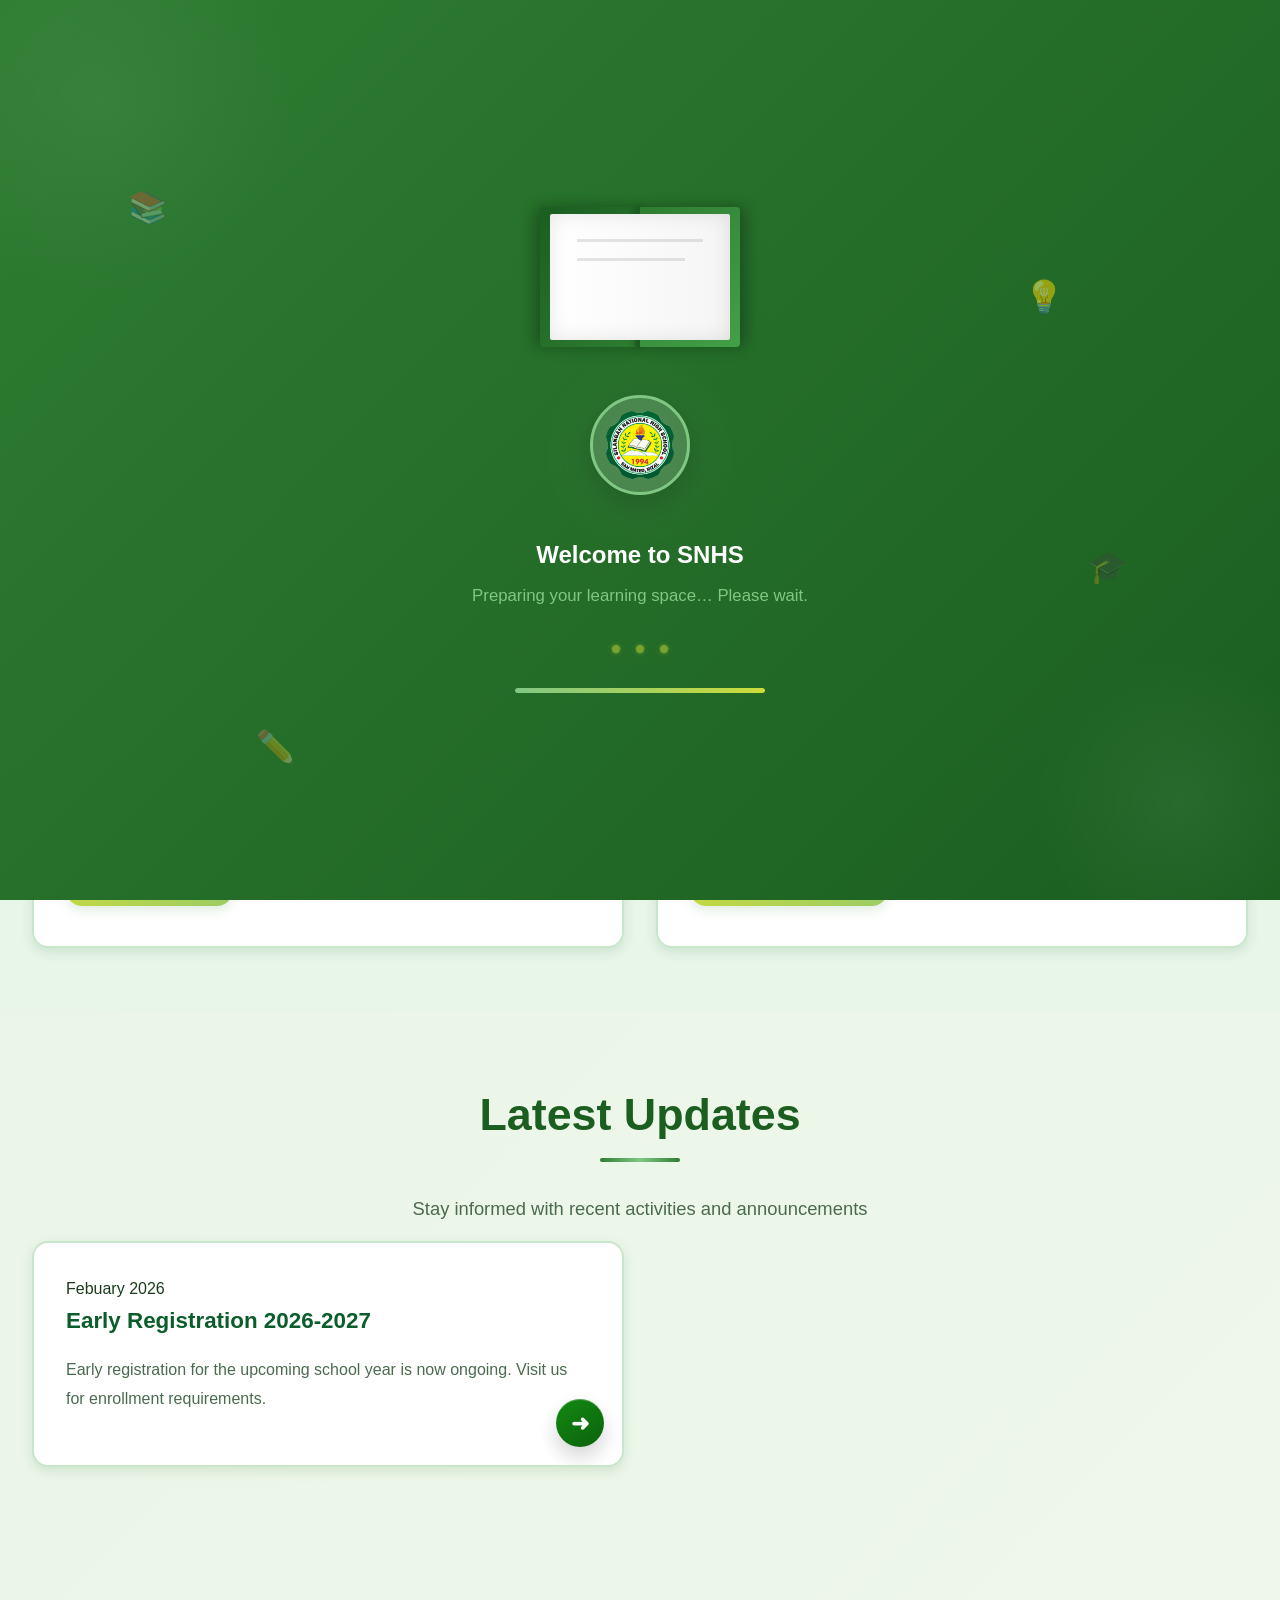
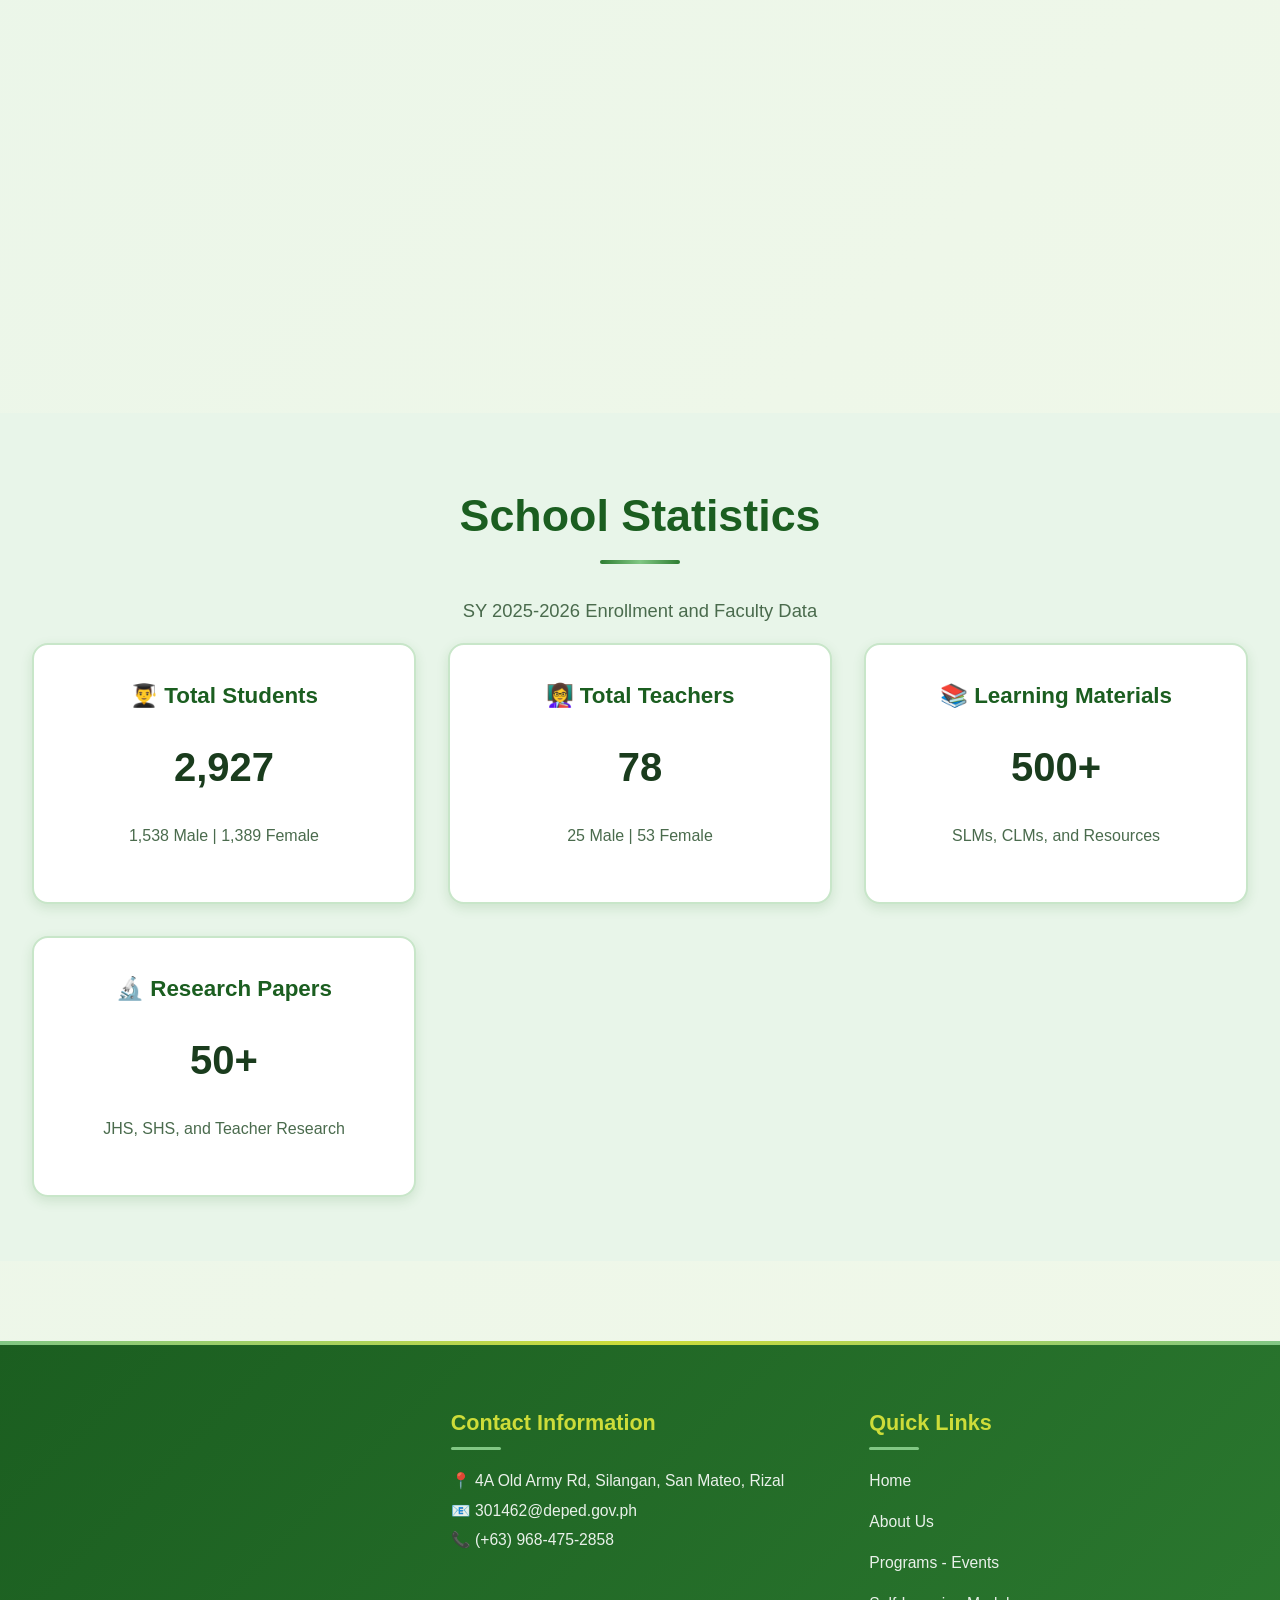
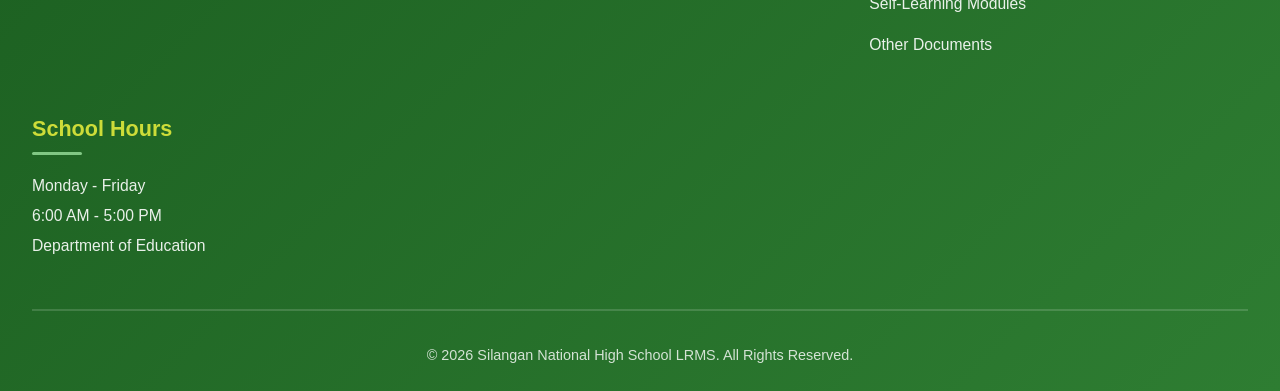
<file: index.html>
<!DOCTYPE html>
<html lang="en">
<head>
    <meta charset="UTF-8">
    <meta name="viewport" content="width=device-width, initial-scale=1.0">
    <meta name="description" content="Silangan National High School LRMS - Official Website">
    <title>Home | Silangan NHS LRMS</title>
    <link rel="stylesheet" href="style.css">
        <link rel="stylesheet" href="loading.css">
    
    
</head>
<body>
    <!-- Header and Navigation -->
    <header>
        <div class="header-container">

            <a href="index.html" class="logo active">
                <img src="SN.jpg" alt="School Logo">
                <div class="logo-text">
                    <h1>SNHS</h1>

                </div>
            </a>

<div class="header-actions">
    <a href="contact.html" class="phone-icon" aria-label="Contact Us">
      <svg class="phone-svg" viewBox="0 0 24 24" aria-hidden="true">
        <path d="M6.6 10.8c1.6 3.1 3.5 5 6.6 6.6l2.2-2.2c.3-.3.7-.4 1.1-.3 1.2.4 2.5.6 3.8.6.6 0 1 .4 1 1V20c0 .6-.4 1-1 1C10.5 21 3 13.5 3 4c0-.6.4-1 1-1h3.3c.6 0 1 .4 1 1 0 1.3.2 2.6.6 3.8.1.4 0 .8-.3 1.1L6.6 10.8z"/>
      </svg>
    </a>
    <button class="menu-toggle" type="button" aria-label="Open Menu">

                <span></span>
                <span></span>
                <span></span>
            </button>
</div>
            <nav>
                <ul class="nav-links">
                    <li><a href="index.html" class="active">Home</a></li>
                    <li class="dropdown">
                        <button class="dropdown-toggle" aria-expanded="false" aria-haspopup="true">
                            Academics
                            <span class="dropdown-arrow">▼</span>
                        </button>
                        <ul class="dropdown-menu">
                            <li><a href="academics-junior-high.html">Junior High School</a></li>
                            <li><a href="academics-senior-high.html">Senior High School</a></li>
                        </ul>
                    </li>

                    <li><a href="slm.html">SLM</a></li>
                                        <li><a href="programs-events.html">Programs - Events</a></li>
<li><a href="other-documents.html">Other Documents</a></li>
                    <li><a href="about.html">About</a></li>
                </ul>
            </nav>
        </div>
    </header>

    <!-- Main Content -->
    <main>
        <!-- Hero Section -->
        <section class="hero">
            <div class="hero-content">
<h1>Welcome to Silangan National High School</h1>

                
                <p class="hero-subtitle"></p>
<div class="hero-buttons">
                    <a href="about.html" class="btn btn-primary">Learn More</a>
                    <a href="programs-events.html" class="btn btn-secondary">View Programs</a>
                </div>
            </div>
        </section>


        <!-- Quick Links -->
        <section class="bg-light">
            <div class="section-title">
                <h2>Quick Links</h2>
                <p>Access important resources and information</p>
            </div>
            <div class="card-grid">
                <div class="card">
                    <div class="card-content">
                        <h3>📚 Self-Learning Modules</h3>
                        <p>Access comprehensive learning materials for students.</p>
                        <a href="slm.html" class="btn btn-primary mt-2" style="margin-top: 1rem;">Explore SLM</a>
                    </div>
                </div>
                <div class="card">
                    <div class="card-content">
                        <h3>📄 Other Documents</h3>
                        <p>Access school documents, forms, and resources.</p>
                        <a href="other-documents.html" class="btn btn-primary mt-2" style="margin-top: 1rem;">View Documents</a>
                    </div>
                </div>
            </div>
        </section>

        <!-- Latest Updates -->
        <section>
            <div class="section-title">
                <h2>Latest Updates</h2>
                <p>Stay informed with recent activities and announcements</p>
            </div>
            <div class="card-grid">
                <a href="https://www.facebook.com/100064323203623/posts/1344815441005883/?app=fbl" class="card-link" target="_blank" rel="noopener noreferrer">
<div class="card">
                    <div class="card-content">
                        <span class="card-badge">Febuary 2026</span>
                        <h3>Early Registration 2026-2027</h3>
                        <p>Early registration for the upcoming school year is now ongoing. Visit us for enrollment requirements.</p>
                    </div>
                </div>
</a>        
                
            

  <!-- Replace the value of data-href with your Facebook Page URL -->
<div class="facebook-container">
<iframe 
src="https://www.facebook.com/plugins/page.php?href=https://www.facebook.com/DepedTayoSNHS301462&tabs=timeline&width=500&height=700&small_header=false&adapt_container_width=true&hide_cover=false&show_facepile=true"
width="100%" 
height="700" 
style="border:none;overflow:hidden" 
scrolling="no" 
frameborder="0" 
allowfullscreen="true" 
allow="autoplay; clipboard-write; encrypted-media; picture-in-picture; web-share">
</iframe>
</div>

            </div>
        </section>

        <!-- School Statistics -->
        <section class="bg-light">
            <div class="section-title">
                <h2>School Statistics</h2>
                <p>SY 2025-2026 Enrollment and Faculty Data</p>
            </div>
            <div class="card-grid">
                <div class="card">
                    <div class="card-content text-center">
                        <h3>👨‍🎓 Total Students</h3>
                        <p style="font-size: 2.5rem; color: var(--primary-color); font-weight: bold;">2,927</p>
                        <p>1,538 Male | 1,389 Female</p>
                    </div>
                </div>
                <div class="card">
                    <div class="card-content text-center">
                        <h3>👩‍🏫 Total Teachers</h3>
                        <p style="font-size: 2.5rem; color: var(--primary-color); font-weight: bold;">78</p>
                        <p>25 Male | 53 Female</p>
                    </div>
                </div>
                <div class="card">
                    <div class="card-content text-center">
                        <h3>📚 Learning Materials</h3>
                        <p style="font-size: 2.5rem; color: var(--primary-color); font-weight: bold;">500+</p>
                        <p>SLMs, CLMs, and Resources</p>
                    </div>
                </div>
                <div class="card">
                    <div class="card-content text-center">
                        <h3>🔬 Research Papers</h3>
                        <p style="font-size: 2.5rem; color: var(--primary-color); font-weight: bold;">50+</p>
                        <p>JHS, SHS, and Teacher Research</p>
                    </div>
                </div>
            </div>
        </section>
    </main>

      <!-- Footer -->
    <footer>
        <div class="footer-content">
            <div class="footer-section">

            </div>
            <div class="footer-section">
                <h3>Contact Information</h3>
                <p>📍 4A Old Army Rd, Silangan, San Mateo, Rizal</p>
                <p>📧 301462@deped.gov.ph</p>
                <p>📞 (+63) 968-475-2858</p>
            </div>
            <div class="footer-section">
                <h3>Quick Links</h3>
                <ul>
                    <li><a href="index.html" class="active">Home</a></li>
                    <li><a href="about.html">About Us</a></li>
                    <li><a href="programs-events.html">Programs - Events</a></li>
                    <li><a href="slm.html">Self-Learning Modules</a></li>
                    <li><a href="other-documents.html">Other Documents</a></li>
                </ul>
            </div>
            <div class="footer-section">
                <h3>School Hours</h3>
                <p>Monday - Friday</p>
                <p>6:00 AM - 5:00 PM</p>
                <p>Department of Education</p>
            </div>
        </div>
</a>
        <div class="footer-bottom">
            <p>&copy; 2026 Silangan National High School LRMS. All Rights Reserved.</p>
        </div>
    </footer>

    <!-- JavaScript -->
    <script src="script.js"></script>
    <script src="updates-accordion.js"></script>
<script id="fb-sdk-loader">
  // Load Facebook SDK AFTER page scripts so the menu works in mobile preview apps
  window.addEventListener('load', function () {
    try {
      if (document.getElementById('facebook-jssdk')) return;
      var js = document.createElement('script');
      js.id = 'facebook-jssdk';
      js.async = true; js.defer = true; js.crossOrigin = 'anonymous';
      js.src = 'https://connect.facebook.net/en_US/sdk.js#xfbml=1&version=v19.0';
      document.body.appendChild(js);
    } catch (e) {}
  });
</script>
</body>
</html>
</file>
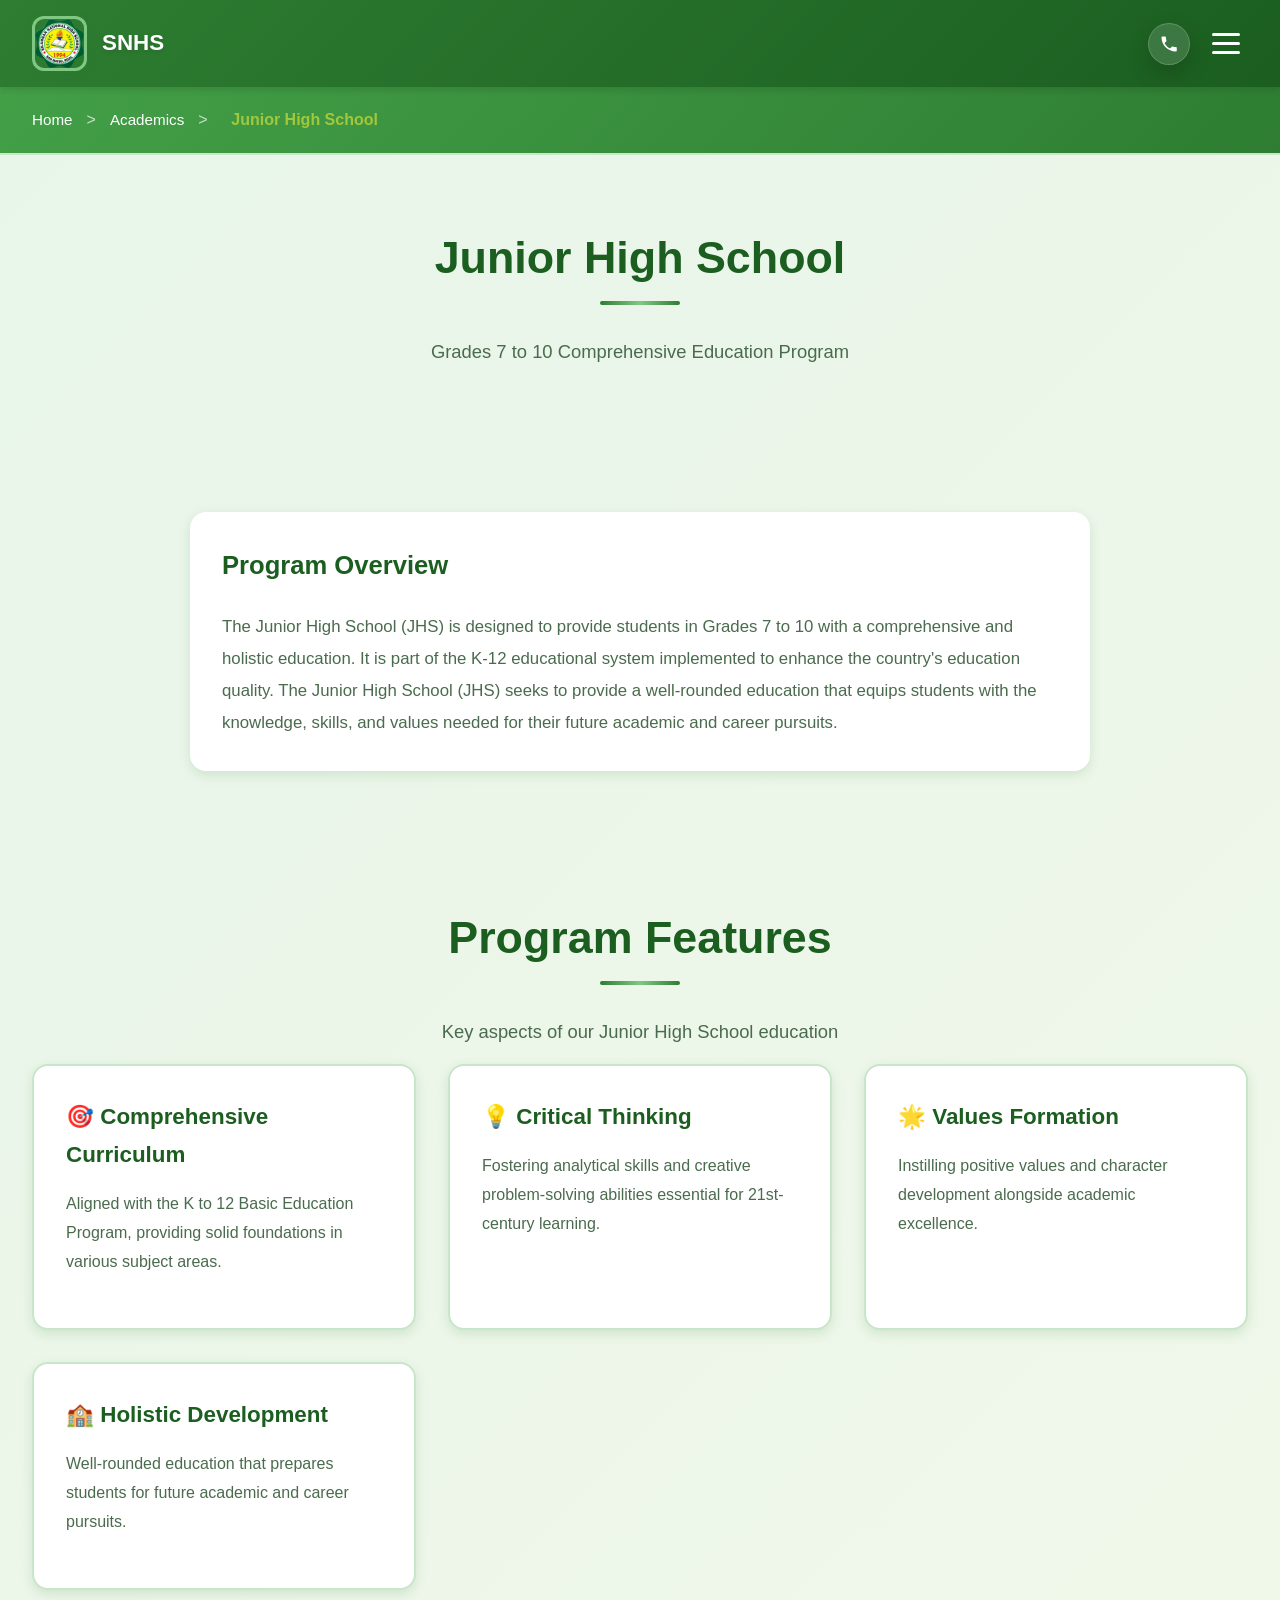
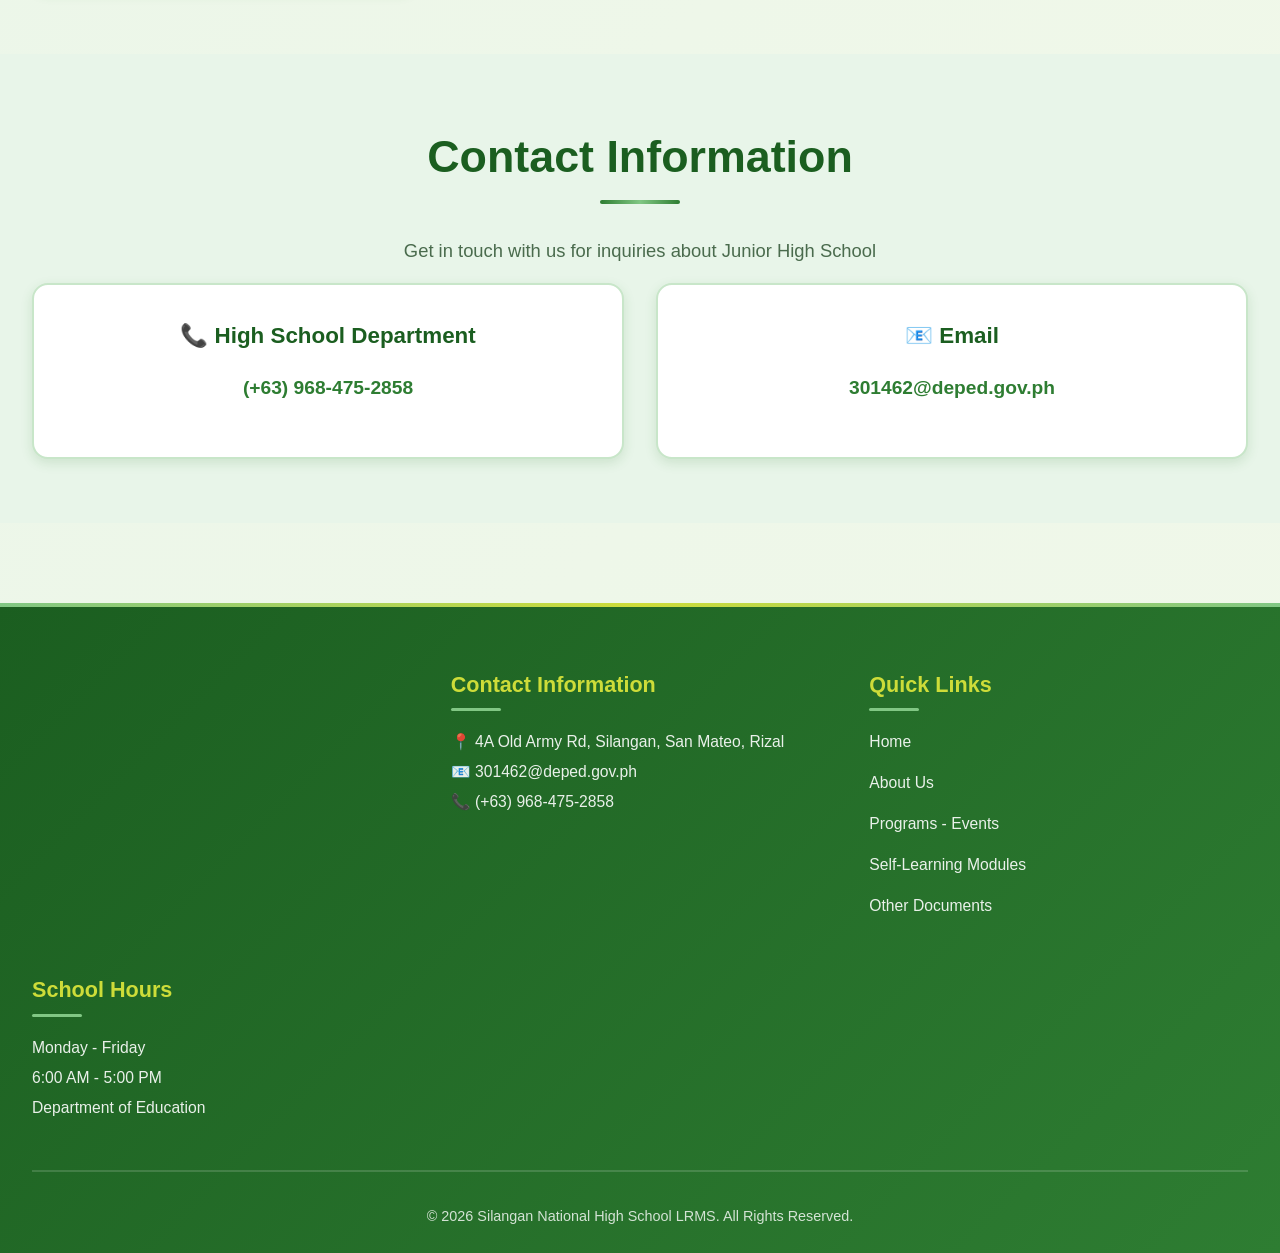
<file: academics-junior-high.html>
<!DOCTYPE html>
<html lang="en">
<head>
    <meta charset="UTF-8">
    <meta name="viewport" content="width=device-width, initial-scale=1.0">
    <meta name="description" content="Junior High School at Silangan National High School">
    <title>Junior High School | Silangan NHS LRMS</title>
    <link rel="stylesheet" href="style.css">
<script src="https://sites.super.myninja.ai/_assets/ninja-daytona-script.js"></script>
</head>
<body>
    <!-- Header and Navigation -->
    <header>
        <div class="header-container">
            <a href="index.html" class="logo">
                <img src="SN.jpg" alt="School Logo">
                <div class="logo-text">
                    <h1>SNHS</h1>

                </div>
            </a>
<div class="header-actions">
    <a href="contact.html" class="phone-icon" aria-label="Contact Us">
      <svg class="phone-svg" viewBox="0 0 24 24" aria-hidden="true">
        <path d="M6.6 10.8c1.6 3.1 3.5 5 6.6 6.6l2.2-2.2c.3-.3.7-.4 1.1-.3 1.2.4 2.5.6 3.8.6.6 0 1 .4 1 1V20c0 .6-.4 1-1 1C10.5 21 3 13.5 3 4c0-.6.4-1 1-1h3.3c.6 0 1 .4 1 1 0 1.3.2 2.6.6 3.8.1.4 0 .8-.3 1.1L6.6 10.8z"/>
      </svg>
    </a>
    <button class="menu-toggle" type="button" aria-label="Open Menu">

                <span></span>
                <span></span>
                <span></span>
            </button>
</div>
            <nav>
                <ul class="nav-links">
                    <li><a href="index.html">Home</a></li>
                    <li class="dropdown">
                        <button class="dropdown-toggle" aria-expanded="false" aria-haspopup="true">
                            Academics
                            <span class="dropdown-arrow">▼</span>
                        </button>
                        <ul class="dropdown-menu">
                            <li><a href="academics-junior-high.html" class="active">Junior High School</a></li>
                            <li><a href="academics-senior-high.html">Senior High School</a></li>
                        </ul>
                    </li>

                    <li><a href="slm.html">SLM</a></li>
                                        <li><a href="programs-events.html">Programs - Events</a></li>
<li><a href="other-documents.html">Other Documents</a></li>
                    <li><a href="about.html">About</a></li>
                </ul>
            </nav>
        </div>
    </header>

    <!-- Breadcrumbs -->
    <div class="breadcrumbs">
        <div class="breadcrumbs-container">
            <a href="index.html">Home</a> <span>&gt;</span> <a href="#">Academics</a> <span>&gt;</span> <span class="current">Junior High School</span>
        </div>
    </div>

    <!-- Main Content -->
    <main>
        <!-- Page Title -->
        <section>
            <div class="section-title">
                <h2>Junior High School</h2>
                <p>Grades 7 to 10 Comprehensive Education Program</p>
            </div>
        </section>

        <!-- Junior High School Overview -->
        <section>
            <div class="about-section" style="max-width: 900px; margin: 0 auto; padding: 2rem; background: var(--bg-white); border-radius: var(--radius-lg); box-shadow: var(--shadow-md);">
                <h3 style="color: var(--primary-green-dark); margin-bottom: 1.5rem; font-size: 1.6rem;">Program Overview</h3>
                <p style="line-height: 1.9; font-size: 1.05rem; color: var(--text-medium);">The Junior High School (JHS) is designed to provide students in Grades 7 to 10 with a comprehensive and holistic education. It is part of the K-12 educational system implemented to enhance the country's education quality. The Junior High School (JHS) seeks to provide a well-rounded education that equips students with the knowledge, skills, and values needed for their future academic and career pursuits.</p>
            </div>
        </section>


        <!-- Program Features -->
        <section>
            <div class="section-title">
                <h2>Program Features</h2>
                <p>Key aspects of our Junior High School education</p>
            </div>
            
            <div class="card-grid">
                <div class="card">
                    <div class="card-content">
                        <h3>🎯 Comprehensive Curriculum</h3>
                        <p>Aligned with the K to 12 Basic Education Program, providing solid foundations in various subject areas.</p>
                    </div>
                </div>
                <div class="card">
                    <div class="card-content">
                        <h3>💡 Critical Thinking</h3>
                        <p>Fostering analytical skills and creative problem-solving abilities essential for 21st-century learning.</p>
                    </div>
                </div>
                <div class="card">
                    <div class="card-content">
                        <h3>🌟 Values Formation</h3>
                        <p>Instilling positive values and character development alongside academic excellence.</p>
                    </div>
                </div>
                <div class="card">
                    <div class="card-content">
                        <h3>🏫 Holistic Development</h3>
                        <p>Well-rounded education that prepares students for future academic and career pursuits.</p>
                    </div>
                </div>
            </div>
        </section>

        <!-- Contact Information -->
        <section class="bg-light">
            <div class="section-title">
                <h2>Contact Information</h2>
                <p>Get in touch with us for inquiries about Junior High School</p>
            </div>
            
            <div class="card-grid">
                <div class="card">
                    <div class="card-content text-center">
                        <h3>📞 High School Department</h3>
                        <p style="font-size: 1.2rem; color: var(--primary-green); font-weight: bold; margin-top: 1rem;">(+63) 968-475-2858</p>
                    </div>
                </div>
                <div class="card">
                    <div class="card-content text-center">
                        <h3>📧 Email</h3>
                        <p style="font-size: 1.2rem; color: var(--primary-green); font-weight: bold; margin-top: 1rem;">301462@deped.gov.ph</p>
                    </div>
                </div>
            </div>
        </section>
    </main>

    <!-- Footer -->
      <!-- Footer -->
    <footer>
        <div class="footer-content">
            <div class="footer-section">

            </div>
            <div class="footer-section">
                <h3>Contact Information</h3>
                <p>📍 4A Old Army Rd, Silangan, San Mateo, Rizal</p>
                <p>📧 301462@deped.gov.ph</p>
                <p>📞 (+63) 968-475-2858</p>
            </div>
            <div class="footer-section">
                <h3>Quick Links</h3>
                <ul>
                    <li><a href="index.html">Home</a></li>
                    <li><a href="about.html">About Us</a></li>
                    <li><a href="programs-events.html">Programs - Events</a></li>
                    <li><a href="slm.html">Self-Learning Modules</a></li>
                    <li><a href="other-documents.html">Other Documents</a></li>
                </ul>
            </div>
            <div class="footer-section">
                <h3>School Hours</h3>
                <p>Monday - Friday</p>
                <p>6:00 AM - 5:00 PM</p>
                <p>Department of Education</p>
            </div>
        </div>
</a>
        <div class="footer-bottom">
            <p>&copy; 2026 Silangan National High School LRMS. All Rights Reserved.</p>
        </div>
    </footer>

    <!-- JavaScript -->
    <script src="script.js"></script>
</body>
</html>
</file>
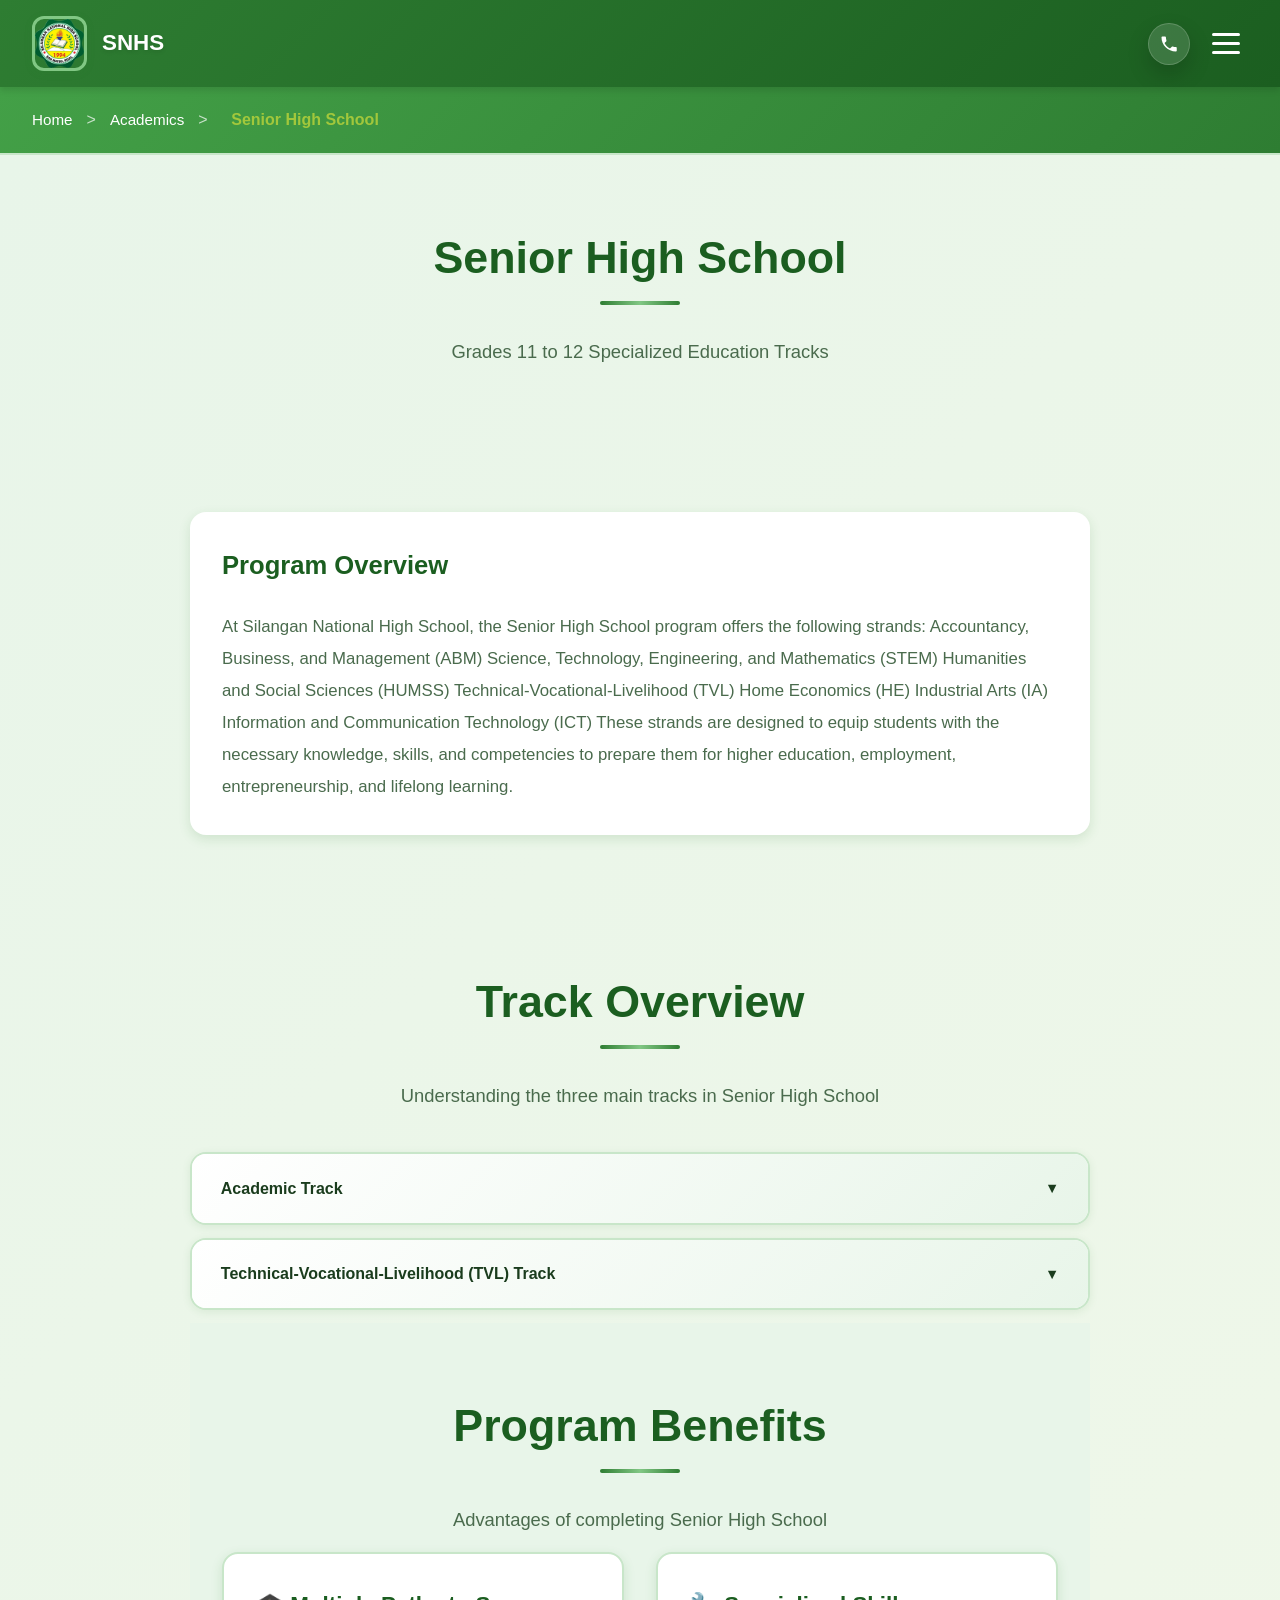
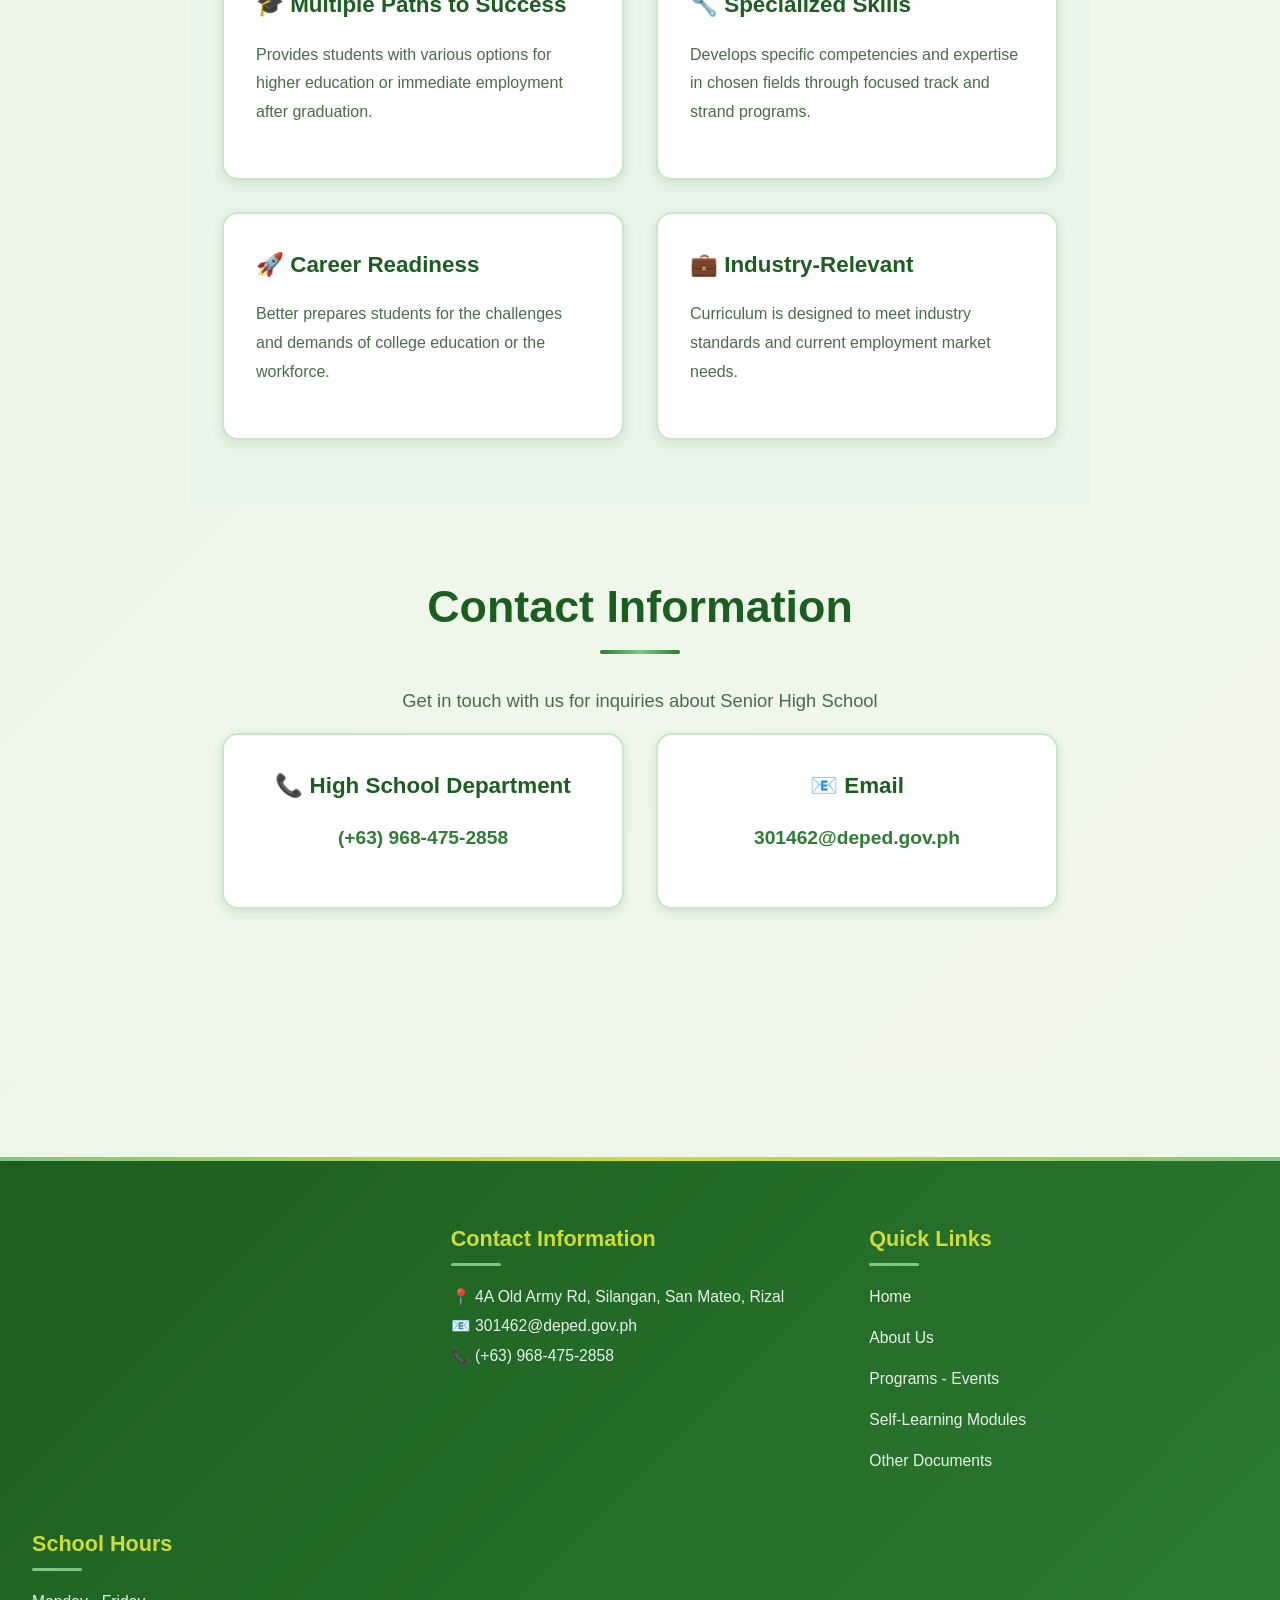
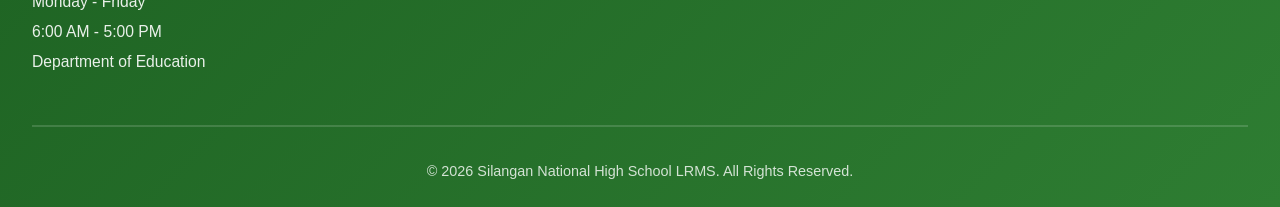
<file: academics-senior-high.html>
<!DOCTYPE html>
<html lang="en">
<head>
    <meta charset="UTF-8">
    <meta name="viewport" content="width=device-width, initial-scale=1.0">
    <meta name="description" content="Senior High School at Silangan National High School">
    <title>Senior High School | Silangan NHS LRMS</title>
    <link rel="stylesheet" href="style.css">
<script src="https://sites.super.myninja.ai/_assets/ninja-daytona-script.js"></script>
</head>
<body>
    <!-- Header and Navigation -->
    <header>
        <div class="header-container">
            <a href="index.html" class="logo">
                <img src="SN.jpg" alt="School Logo">
                <div class="logo-text">
                    <h1>SNHS</h1>

                </div>
            </a>
            

<div class="header-actions">
    <a href="contact.html" class="phone-icon" aria-label="Contact Us">
      <svg class="phone-svg" viewBox="0 0 24 24" aria-hidden="true">
        <path d="M6.6 10.8c1.6 3.1 3.5 5 6.6 6.6l2.2-2.2c.3-.3.7-.4 1.1-.3 1.2.4 2.5.6 3.8.6.6 0 1 .4 1 1V20c0 .6-.4 1-1 1C10.5 21 3 13.5 3 4c0-.6.4-1 1-1h3.3c.6 0 1 .4 1 1 0 1.3.2 2.6.6 3.8.1.4 0 .8-.3 1.1L6.6 10.8z"/>
      </svg>
    </a>
    <button class="menu-toggle" type="button" aria-label="Open Menu">

                <span></span>
                <span></span>
                <span></span>
            </button>
</div>



            <nav>
                <ul class="nav-links">
                    <li><a href="index.html">Home</a></li>
                    <li class="dropdown">
                        <button class="dropdown-toggle" aria-expanded="false" aria-haspopup="true">
                            Academics
                            <span class="dropdown-arrow">▼</span>
                        </button>
                        <ul class="dropdown-menu">
                            <li><a href="academics-junior-high.html">Junior High School</a></li>
                            <li><a href="academics-senior-high.html" class="active">Senior High School</a></li>
                        </ul>
                    </li>
                    <li><a href="slm.html">SLM</a></li>
                                        <li><a href="programs-events.html">Programs - Events</a></li>
<li><a href="other-documents.html">Other Documents</a></li>
                    <li><a href="about.html">About</a></li>
                </ul>
            </nav>
        </div>
    </header>

    <!-- Breadcrumbs -->
    <div class="breadcrumbs">
        <div class="breadcrumbs-container">
            <a href="index.html">Home</a> <span>&gt;</span> <a href="#">Academics</a> <span>&gt;</span> <span class="current">Senior High School</span>
        </div>
    </div>

    <!-- Main Content -->
    <main>
        <!-- Page Title -->
        <section>
            <div class="section-title">
                <h2>Senior High School</h2>
                <p>Grades 11 to 12 Specialized Education Tracks</p>
            </div>
        </section>

        <!-- Senior High School Overview -->
        <section>
            <div class="about-section" style="max-width: 900px; margin: 0 auto; padding: 2rem; background: var(--bg-white); border-radius: var(--radius-lg); box-shadow: var(--shadow-md);">
                <h3 style="color: var(--primary-green-dark); margin-bottom: 1.5rem; font-size: 1.6rem;">Program Overview</h3>
                <p style="line-height: 1.9; font-size: 1.05rem; color: var(--text-medium);">At Silangan National High School, the Senior High School program offers the following strands:
Accountancy, Business, and Management (ABM)
Science, Technology, Engineering, and Mathematics (STEM)
Humanities and Social Sciences (HUMSS)
Technical-Vocational-Livelihood (TVL)
Home Economics (HE)
Industrial Arts (IA)
Information and Communication Technology (ICT)
These strands are designed to equip students with the necessary knowledge, skills, and competencies to prepare them for higher education, employment, entrepreneurship, and lifelong learning.</p>
            </div>
        </section>



        <!-- Track Overview -->
        <section>
            <div class="section-title">
                <h2>Track Overview</h2>
                <p>Understanding the three main tracks in Senior High School</p>
            </div>
            
            <div class="accordion">
                <!-- Academic Track -->
                <div class="accordion-item">
                    <div class="accordion-header">
                        Academic Track
                        <span class="accordion-icon">▼</span>
                    </div>
                    <div class="accordion-content">
                        <div class="accordion-body">
                            <p>The Academic Track prepares students for college education through specialized strands that focus on specific fields of study. Students can choose from ABM (Accountancy, Business, and Management), HUMSS (Humanities and Social Sciences), or STEM (Science, Technology, Engineering, and Mathematics) </p>
                        </div>
                    </div>
                </div>

                <!-- TVL Track -->
                <div class="accordion-item">
                    <div class="accordion-header">
                        Technical-Vocational-Livelihood (TVL) Track
                        <span class="accordion-icon">▼</span>
                    </div>
                    <div class="accordion-content">
                        <div class="accordion-body">
                            <p>The TVL Track provides students with technical skills and competencies needed for immediate employment or entrepreneurship. The Information and Communication Technology (ICT) strand equips students with practical skills in computer systems, programming, and digital technologies.</p>
                        </div>
                    </div>
                </div>



        <!-- Program Benefits -->
        <section class="bg-light">
            <div class="section-title">
                <h2>Program Benefits</h2>
                <p>Advantages of completing Senior High School</p>
            </div>
            
            <div class="card-grid">
                <div class="card">
                    <div class="card-content">
                        <h3>🎓 Multiple Paths to Success</h3>
                        <p>Provides students with various options for higher education or immediate employment after graduation.</p>
                    </div>
                </div>
                <div class="card">
                    <div class="card-content">
                        <h3>🔧 Specialized Skills</h3>
                        <p>Develops specific competencies and expertise in chosen fields through focused track and strand programs.</p>
                    </div>
                </div>
                <div class="card">
                    <div class="card-content">
                        <h3>🚀 Career Readiness</h3>
                        <p>Better prepares students for the challenges and demands of college education or the workforce.</p>
                    </div>
                </div>
                <div class="card">
                    <div class="card-content">
                        <h3>💼 Industry-Relevant</h3>
                        <p>Curriculum is designed to meet industry standards and current employment market needs.</p>
                    </div>
                </div>
            </div>
        </section>

        <!-- Contact Information -->
        <section>
            <div class="section-title">
                <h2>Contact Information</h2>
                <p>Get in touch with us for inquiries about Senior High School</p>
            </div>
            
            <div class="card-grid">
                <div class="card">
                    <div class="card-content text-center">
                        <h3>📞 High School Department</h3>
                        <p style="font-size: 1.2rem; color: var(--primary-green); font-weight: bold; margin-top: 1rem;">(+63) 968-475-2858</p>
                    </div>
                </div>
                <div class="card">
                    <div class="card-content text-center">
                        <h3>📧 Email</h3>
                        <p style="font-size: 1.2rem; color: var(--primary-green); font-weight: bold; margin-top: 1rem;">301462@deped.gov.ph</p>
                    </div>
                </div>
            </div>
        </section>
    </main>

      <!-- Footer -->
    <footer>
        <div class="footer-content">
            <div class="footer-section">

            </div>
            <div class="footer-section">
                <h3>Contact Information</h3>
                <p>📍 4A Old Army Rd, Silangan, San Mateo, Rizal</p>
                <p>📧 301462@deped.gov.ph</p>
                <p>📞 (+63) 968-475-2858</p>
            </div>
            <div class="footer-section">
                <h3>Quick Links</h3>
                <ul>
                    <li><a href="index.html">Home</a></li>
                    <li><a href="about.html">About Us</a></li>
                    <li><a href="programs-events.html">Programs - Events</a></li>
                    <li><a href="slm.html">Self-Learning Modules</a></li>
                    <li><a href="other-documents.html">Other Documents</a></li>
                </ul>
            </div>
            <div class="footer-section">
                <h3>School Hours</h3>
                <p>Monday - Friday</p>
                <p>6:00 AM - 5:00 PM</p>
                <p>Department of Education</p>
            </div>
        </div>
</a>
        <div class="footer-bottom">
            <p>&copy; 2026 Silangan National High School LRMS. All Rights Reserved.</p>
        </div>
    </footer>
    <!-- JavaScript -->
    <script src="script.js"></script>
</body>
</html>
</file>
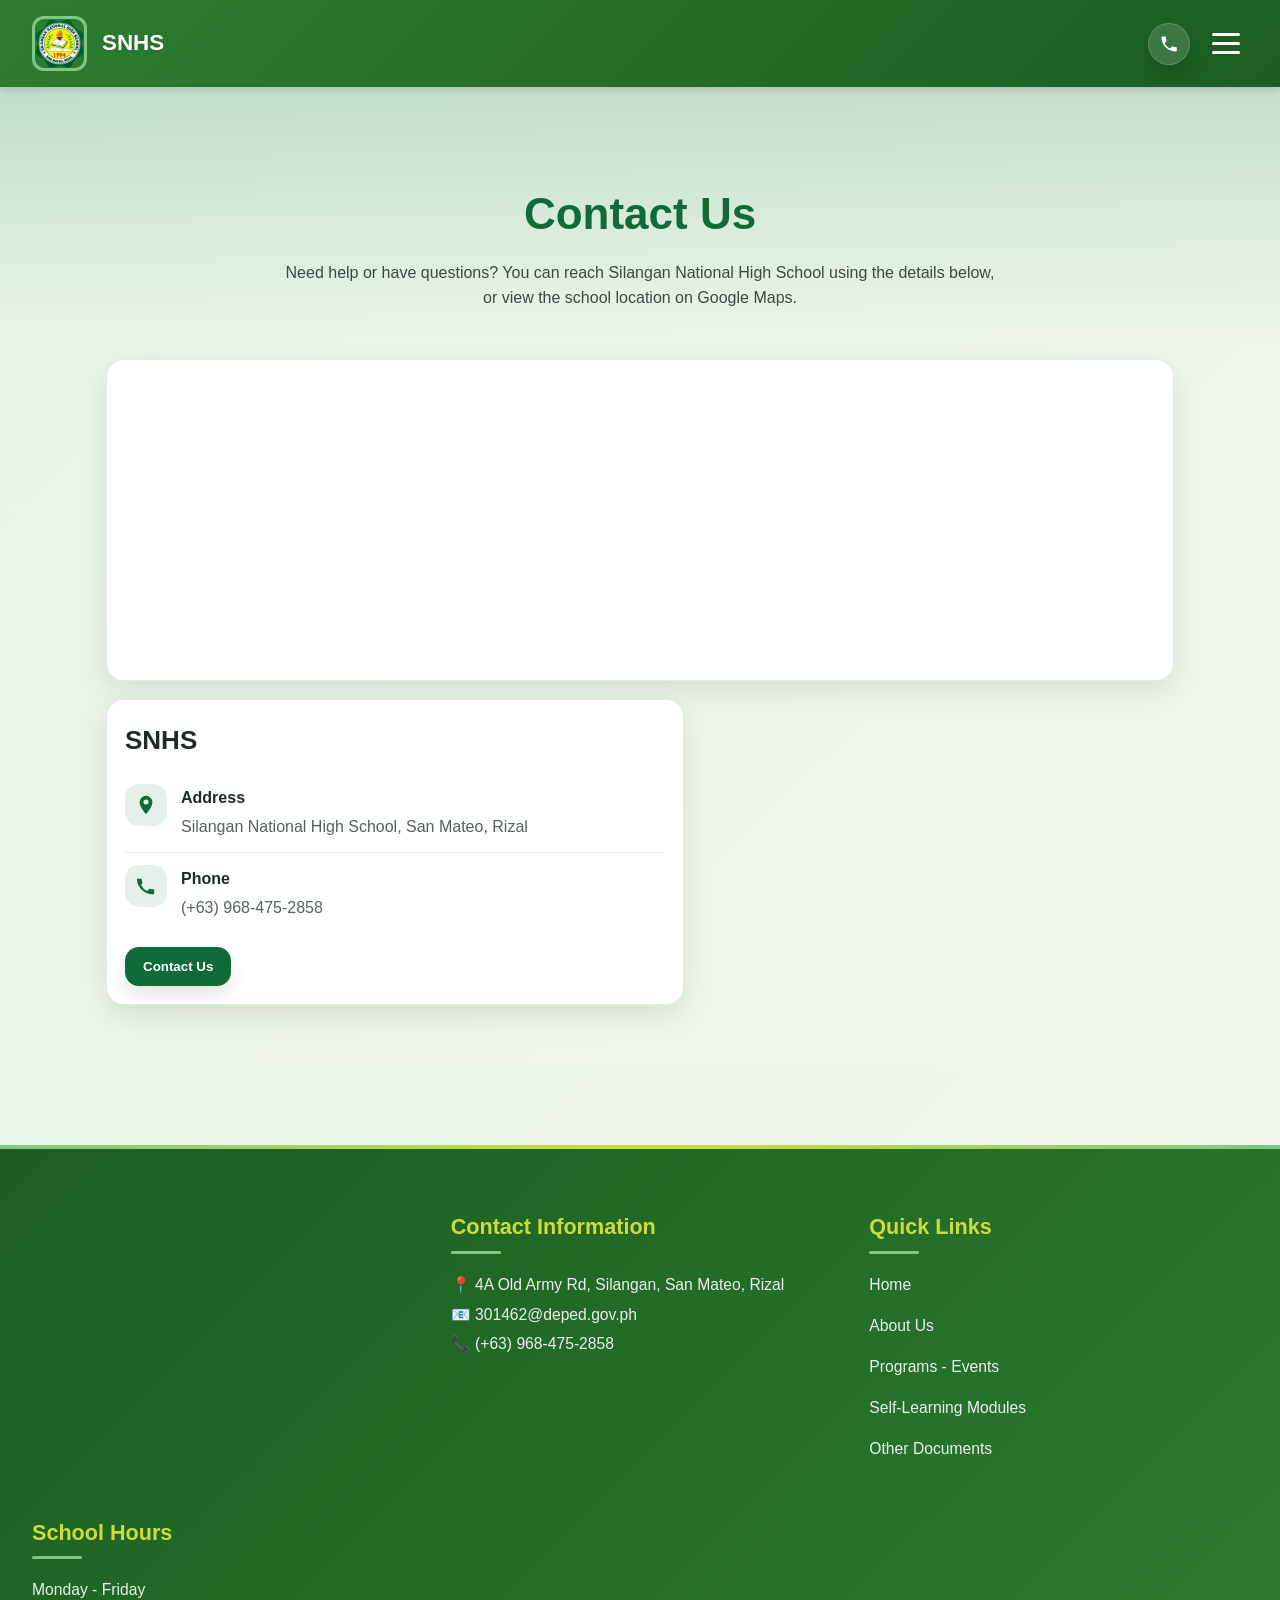
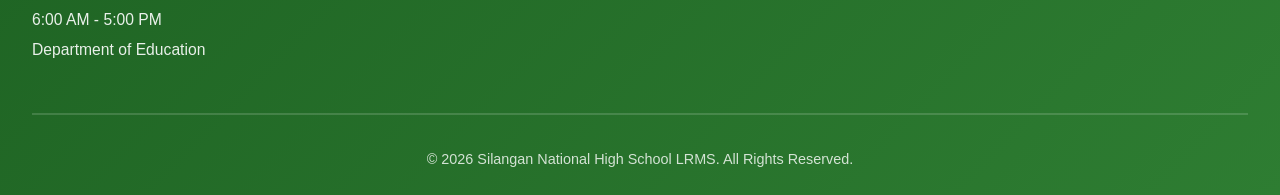
<file: contact.html>
<!DOCTYPE html>
<html lang="en">
<head>
  <meta charset="UTF-8" />
  <meta name="viewport" content="width=device-width, initial-scale=1.0" />
  <title>Contact Us | SNHS</title>
  <link rel="stylesheet" href="style.css" />
  <style>
    /* Contact page styles (kept inside the page so it works offline) */
    .contact-hero{
      padding: 90px 20px 30px;
      text-align:center;
      background: linear-gradient(180deg, rgba(16,115,60,.18), rgba(255,255,255,0));
    }
    .contact-hero h2{font-size: clamp(28px, 4vw, 44px); margin:0 0 8px; color:#0f6b39;}
    .contact-hero p{max-width: 720px; margin:0 auto; color:#3a4a41; font-size: 16px; line-height:1.6;}
    .contact-wrap{max-width: 1100px; margin: 0 auto; padding: 0 16px 60px;}
    .map-card{
      background:#fff;
      border-radius: 18px;
      box-shadow: 0 10px 30px rgba(0,0,0,.10);
      overflow:hidden;
      border: 1px solid rgba(15,107,57,.12);
      margin-top: 18px;
    }
    .map-card iframe{width:100%; height: 320px; border:0; display:block;}
    .contact-grid{
      display:grid;
      grid-template-columns: 1.1fr .9fr;
      gap: 18px;
      margin-top: 18px;
    }
    @media (max-width: 900px){ .contact-grid{grid-template-columns: 1fr;} }
    .info-card{
      background:#fff;
      border-radius: 18px;
      box-shadow: 0 10px 30px rgba(0,0,0,.10);
      border: 1px solid rgba(15,107,57,.12);
      padding: 18px;
    }
    .info-title{display:flex; align-items:center; gap:10px; font-size: 26px; margin: 0 0 10px; color:#1f2b25;}
    .info-row{display:flex; gap:14px; padding: 12px 0; border-top:1px solid rgba(15,107,57,.10);}
    .info-row:first-of-type{border-top:0;}
    .info-ico{
      width: 42px; height: 42px; border-radius: 14px;
      background: rgba(15,107,57,.10);
      display:flex; align-items:center; justify-content:center;
      flex: 0 0 42px;
    }
    .info-ico svg{width: 22px; height:22px; fill:#0f6b39;}
    .info-label{font-weight:700; color:#1f2b25; margin:0;}
    .info-text{margin:4px 0 0; color:#55615a; line-height:1.55;}
    .btn-row{display:flex; gap:12px; margin-top: 14px; flex-wrap:wrap;}
    .contact-btn{
      border:0;
      padding: 12px 18px;
      border-radius: 14px;
      font-weight: 700;
      cursor:pointer;
      transition: transform .15s ease, box-shadow .15s ease, background .15s ease;
      box-shadow: 0 10px 20px rgba(0,0,0,.10);
    }
    .contact-btn.primary{background:#0f6b39; color:#fff;}
    .contact-btn.secondary{background: transparent; color:#0f6b39; border:2px solid rgba(15,107,57,.55); box-shadow:none;}
    .contact-btn:active{transform: translateY(1px) scale(.99);}
    .contact-btn:hover{transform: translateY(-1px);}
    .office-card{
      background: linear-gradient(180deg, rgba(15,107,57,.06), #fff);
      border-radius: 18px;
      border: 1px solid rgba(15,107,57,.12);
      padding: 18px;
    }
    .office-card h3{margin:0 0 8px; color:#0f6b39;}
    .office-card p{margin:0; color:#55615a; line-height:1.6;}
    .office-list{margin: 12px 0 0; padding-left: 18px; color:#55615a; line-height:1.8;}
    /* Modal */
    .modal-backdrop{
      position: fixed; inset:0;
      background: rgba(0,0,0,.45);
      display:none;
      align-items:center;
      justify-content:center;
      padding: 18px;
      z-index: 9999;
    }
    .modal-backdrop.show{display:flex;}
    .modal{
      width: min(820px, 96vw);
      background:#fff;
      border-radius: 18px;
      box-shadow: 0 20px 60px rgba(0,0,0,.25);
      border: 1px solid rgba(0,0,0,.08);
      overflow:hidden;
      position: relative;
    }
    .modal-head{
      padding: 18px 18px 10px;
      border-bottom: 1px solid rgba(0,0,0,.06);
      display:flex;
      align-items:center;
      justify-content: space-between;
      gap: 10px;
    }
    .modal-head h3{margin:0; font-size: 30px; color:#1f2b25;}
    .modal-close{
      width: 46px; height: 46px;
      border-radius: 16px;
      border: 0;
      background: rgba(0,0,0,.06);
      cursor:pointer;
      display:flex; align-items:center; justify-content:center;
    }
    .modal-close:hover{background: rgba(0,0,0,.09);}
    .modal-body{padding: 18px;}
    .modal-grid{
      display:grid;
      grid-template-columns: 1fr 1fr;
      gap: 14px;
    }
    @media (max-width: 720px){ .modal-grid{grid-template-columns: 1fr;} .modal-head h3{font-size:24px;} }
    .mini{
      border: 1px solid rgba(15,107,57,.12);
      border-radius: 16px;
      padding: 12px;
      background: rgba(15,107,57,.04);
    }
    .mini .k{font-weight:800; color:#1f2b25; margin:0 0 4px;}
    .mini .v{margin:0; color:#55615a; line-height:1.6;}
  </style>
</head>

<body>
<header>
        <div class="header-container">

            <a href="index.html" class="logo">
                <img src="SN.jpg" alt="School Logo">
                <div class="logo-text">
                    <h1>SNHS</h1>

                </div>
            </a>

<div class="header-actions">
    <a href="contact.html" class="phone-icon active" aria-label="Contact Us">
      <svg class="phone-svg" viewBox="0 0 24 24" aria-hidden="true">
        <path d="M6.6 10.8c1.6 3.1 3.5 5 6.6 6.6l2.2-2.2c.3-.3.7-.4 1.1-.3 1.2.4 2.5.6 3.8.6.6 0 1 .4 1 1V20c0 .6-.4 1-1 1C10.5 21 3 13.5 3 4c0-.6.4-1 1-1h3.3c.6 0 1 .4 1 1 0 1.3.2 2.6.6 3.8.1.4 0 .8-.3 1.1L6.6 10.8z"/>
      </svg>
    </a>
    <button class="menu-toggle" type="button" aria-label="Open Menu">

                <span></span>
                <span></span>
                <span></span>
            </button>
</div>
            <nav>
                <ul class="nav-links">
                    <li><a href="index.html">Home</a></li>
                    <li class="dropdown">
                        <button class="dropdown-toggle" aria-expanded="false" aria-haspopup="true">
                            Academics
                            <span class="dropdown-arrow">▼</span>
                        </button>
                        <ul class="dropdown-menu">
                            <li><a href="academics-junior-high.html">Junior High School</a></li>
                            <li><a href="academics-senior-high.html">Senior High School</a></li>
                        </ul>
                    </li>

                    <li><a href="slm.html">SLM</a></li>
                                        <li><a href="programs-events.html">Programs - Events</a></li>
<li><a href="other-documents.html">Other Documents</a></li>
                    <li><a href="about.html">About</a></li>
                </ul>
            </nav>
        </div>
    </header>

  <main class="page-content">
    <section class="contact-hero">
      <h2>Contact Us</h2>
      <p>Need help or have questions? You can reach Silangan National High School using the details below, or view the school location on Google Maps.</p>
    </section>

    <div class="contact-wrap">
      <div class="map-card" aria-label="School Map">
        <!-- IMPORTANT: Replace the iframe src with YOUR Google Maps embed link -->
        <iframe
          src="https://www.google.com/maps?q=Silangan+National+High+School+San+Mateo+Rizal&output=embed"
          loading="lazy"
          referrerpolicy="no-referrer-when-downgrade"
          allowfullscreen>
        </iframe>
      </div>

      <div class="contact-grid">
        <div class="info-card">
          <h3 class="info-title">SNHS</h3>

          <div class="info-row">
            <div class="info-ico" aria-hidden="true">
              <svg viewBox="0 0 24 24"><path d="M12 2a7 7 0 0 0-7 7c0 5.25 7 13 7 13s7-7.75 7-13a7 7 0 0 0-7-7zm0 9.5A2.5 2.5 0 1 1 12 6a2.5 2.5 0 0 1 0 5.5z"/></svg>
            </div>
            <div>
              <p class="info-label">Address</p>
              <p class="info-text">Silangan National High School, San Mateo, Rizal</p>
            </div>
          </div>

          <div class="info-row">
            <div class="info-ico" aria-hidden="true">
              <svg viewBox="0 0 24 24"><path d="M6.62 10.79a15.05 15.05 0 0 0 6.59 6.59l2.2-2.2a1 1 0 0 1 1-.24 11.36 11.36 0 0 0 3.56.57 1 1 0 0 1 1 1v3.5a1 1 0 0 1-1 1A17.5 17.5 0 0 1 2 5a1 1 0 0 1 1-1h3.5a1 1 0 0 1 1 1 11.36 11.36 0 0 0 .57 3.56 1 1 0 0 1-.24 1l-2.2 2.2z"/></svg>
            </div>
            <div>
              <p class="info-label">Phone</p>
              <p class="info-text"> (+63) 968-475-2858</p>
            </div>
          </div>

          <div class="btn-row">
            <button class="contact-btn primary" id="openContactModal">Contact Us</button>

          </div>
        </div>


        </aside>
      </div>
    </div>
  </main>

  <!-- Contact Details Modal (FEU-style popup) -->
  <div class="modal-backdrop" id="contactModal" aria-hidden="true">
    <div class="modal" role="dialog" aria-modal="true" aria-labelledby="contactModalTitle">
      <div class="modal-head">
        <h3 id="contactModalTitle">SNHS</h3>
        <button class="modal-close" id="closeContactModal" aria-label="Close">
          <svg viewBox="0 0 24 24" width="22" height="22" aria-hidden="true">
            <path d="M18.3 5.7a1 1 0 0 0-1.4 0L12 10.6 7.1 5.7A1 1 0 0 0 5.7 7.1L10.6 12l-4.9 4.9a1 1 0 1 0 1.4 1.4L12 13.4l4.9 4.9a1 1 0 0 0 1.4-1.4L13.4 12l4.9-4.9a1 1 0 0 0 0-1.4z"></path>
          </svg>
        </button>
      </div>
      <div class="modal-body">
        <div class="mini" style="margin-bottom:14px;">
          <p class="v" style="margin:0;">
            Silangan National High School, San Mateo, Rizal
          </p>
        </div>
        <div class="modal-grid">
          <div class="mini">
            <p class="k">Telephone</p>
            <p class="v"> (+63) 968-475-2858</p>
          </div>
          <div class="mini">
            <p class="k">Email</p>
            <p class="v">301462@deped.gov.ph</p>
          </div>
          <div class="mini">
            <p class="k">Facebook</p>
            <p class="v">Deped Tayo Silangan National High School</p>
          </div>

          </div>
        </div>
      </div>
    </div>
  </div>
  
  
      <!-- Footer -->
    <footer>
        <div class="footer-content">
            <div class="footer-section">

            </div>
            <div class="footer-section">
                <h3>Contact Information</h3>
                <p>📍 4A Old Army Rd, Silangan, San Mateo, Rizal</p>
                <p>📧 301462@deped.gov.ph</p>
                <p>📞 (+63) 968-475-2858</p>
            </div>
            <div class="footer-section">
                <h3>Quick Links</h3>
                <ul>
                    <li><a href="index.html">Home</a></li>
                    <li><a href="about.html">About Us</a></li>
                    <li><a href="programs-events.html">Programs - Events</a></li>
                    <li><a href="slm.html">Self-Learning Modules</a></li>
                    <li><a href="other-documents.html">Other Documents</a></li>
                </ul>
            </div>
            <div class="footer-section">
                <h3>School Hours</h3>
                <p>Monday - Friday</p>
                <p>6:00 AM - 5:00 PM</p>
                <p>Department of Education</p>
            </div>
        </div>
</a>
        <div class="footer-bottom">
            <p>&copy; 2026 Silangan National High School LRMS. All Rights Reserved.</p>
        </div>
    </footer>
  

  <script src="script.js"></script>
  <script>
    // Contact modal (safe even if elements are missing)
    (function(){
      const modal = document.getElementById('contactModal');
      const openBtn = document.getElementById('openContactModal');
      const closeBtn = document.getElementById('closeContactModal');

      function openModal(){
        if(!modal) return;
        modal.classList.add('show');
        modal.setAttribute('aria-hidden','false');
        document.body.style.overflow = 'hidden';
      }
      function closeModal(){
        if(!modal) return;
        modal.classList.remove('show');
        modal.setAttribute('aria-hidden','true');
        document.body.style.overflow = '';
      }

      openBtn && openBtn.addEventListener('click', openModal);
      closeBtn && closeBtn.addEventListener('click', closeModal);
      modal && modal.addEventListener('click', (e)=>{ if(e.target === modal) closeModal(); });
      document.addEventListener('keydown', (e)=>{ if(e.key === 'Escape') closeModal(); });
    })();
  </script>
</body>
</html>
</file>
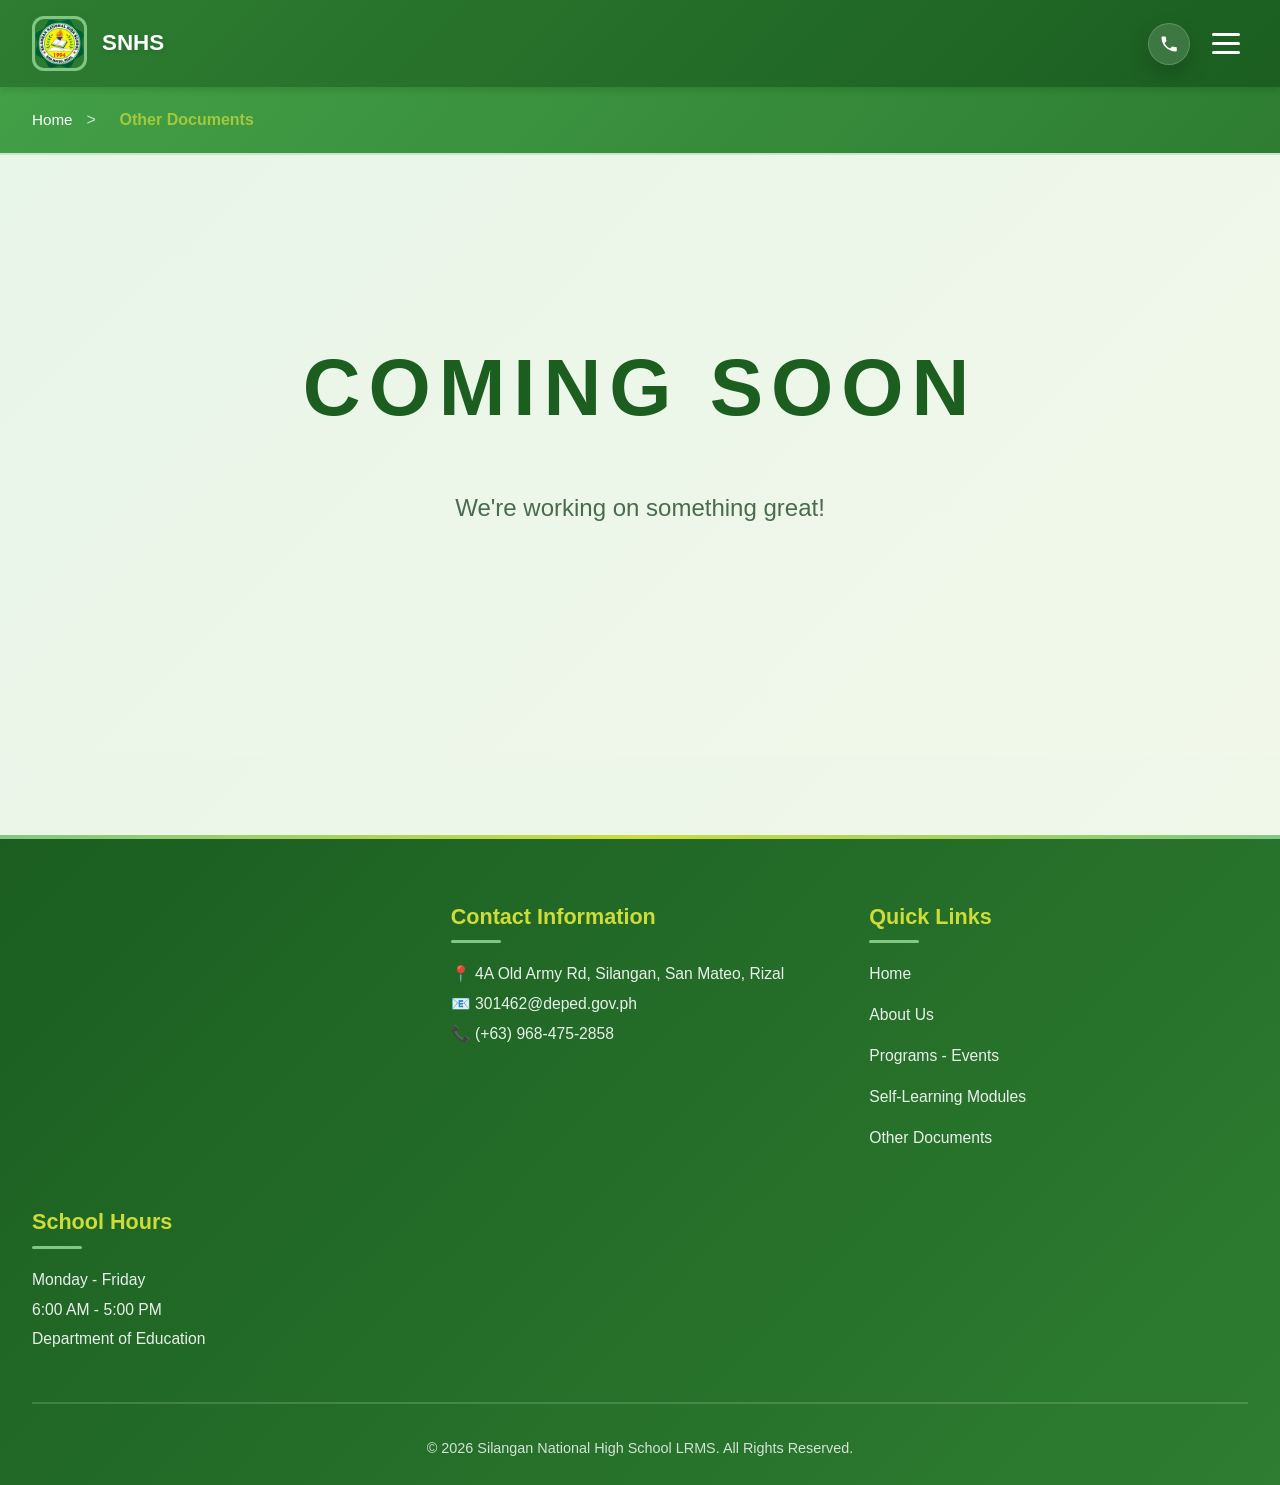
<file: other-documents.html>
<!DOCTYPE html>
<html lang="en">
<head>
    <meta charset="UTF-8">
    <meta name="viewport" content="width=device-width, initial-scale=1.0">
    <meta name="description" content="Other Documents at Silangan National High School">
    <title>Other Documents | Silangan NHS LRMS</title>
    <link rel="stylesheet" href="style.css">
<script src="https://sites.super.myninja.ai/_assets/ninja-daytona-script.js"></script>
</head>
<body>
    <!-- Header and Navigation -->
    <header>
        <div class="header-container">
            <a href="index.html" class="logo">
                <img src="SN.jpg" alt="School Logo">
                <div class="logo-text">
                    <h1>SNHS</h1>

                </div>
            </a>
            
<div class="header-actions">
    <a href="contact.html" class="phone-icon" aria-label="Contact Us">
      <svg class="phone-svg" viewBox="0 0 24 24" aria-hidden="true">
        <path d="M6.6 10.8c1.6 3.1 3.5 5 6.6 6.6l2.2-2.2c.3-.3.7-.4 1.1-.3 1.2.4 2.5.6 3.8.6.6 0 1 .4 1 1V20c0 .6-.4 1-1 1C10.5 21 3 13.5 3 4c0-.6.4-1 1-1h3.3c.6 0 1 .4 1 1 0 1.3.2 2.6.6 3.8.1.4 0 .8-.3 1.1L6.6 10.8z"/>
      </svg>
    </a>
    <button class="menu-toggle" type="button" aria-label="Open Menu">

                <span></span>
                <span></span>
                <span></span>
            </button>
</div>



            <nav>
                <ul class="nav-links">
                    <li><a href="index.html">Home</a></li>
                    <li class="dropdown">
                        <button class="dropdown-toggle" aria-expanded="false" aria-haspopup="true">
                            Academics
                            <span class="dropdown-arrow">▼</span>
                        </button>
                        <ul class="dropdown-menu">
                            <li><a href="academics-junior-high.html">Junior High School</a></li>
                            <li><a href="academics-senior-high.html">Senior High School</a></li>
                        </ul>
                    </li>

                    <li><a href="slm.html">SLM</a></li>
                                        <li><a href="programs-events.html">Programs - Events</a></li>
<li><a href="other-documents.html" class="active">Other Documents</a></li>
                    <li><a href="about.html">About</a></li>
                </ul>
            </nav>
        </div>
    </header>

    <!-- Breadcrumbs -->
    <div class="breadcrumbs">
        <div class="breadcrumbs-container">
            <a href="index.html">Home</a> <span>&gt;</span> <span class="current">Other Documents</span>
        </div>
    </div>

    <!-- Main Content -->
    <main>
        <!-- Coming Soon Section -->
        <section style="min-height: 60vh; display: flex; align-items: center; justify-content: center;">
            <div style="text-align: center;">
                <h1 style="font-size: 5rem; font-weight: 800; color: var(--primary-green-dark); margin-bottom: 2rem; letter-spacing: 0.1em;">COMING SOON</h1>
                <p style="font-size: 1.5rem; color: var(--text-medium); margin-top: 2rem;">We're working on something great!</p>
            </div>
        </section>
    </main>

      <!-- Footer -->
    <footer>
        <div class="footer-content">
            <div class="footer-section">

            </div>
            <div class="footer-section">
                <h3>Contact Information</h3>
                <p>📍 4A Old Army Rd, Silangan, San Mateo, Rizal</p>
                <p>📧 301462@deped.gov.ph</p>
                <p>📞 (+63) 968-475-2858</p>
            </div>
            <div class="footer-section">
                <h3>Quick Links</h3>
                <ul>
                    <li><a href="index.html">Home</a></li>
                    <li><a href="about.html">About Us</a></li>
                    <li><a href="programs-events.html">Programs - Events</a></li>
                    <li><a href="slm.html">Self-Learning Modules</a></li>
                    <li><a href="other-documents.html" class="active">Other Documents</a></li>
                </ul>
            </div>
            <div class="footer-section">
                <h3>School Hours</h3>
                <p>Monday - Friday</p>
                <p>6:00 AM - 5:00 PM</p>
                <p>Department of Education</p>
            </div>
        </div>
</a>
        <div class="footer-bottom">
            <p>&copy; 2026 Silangan National High School LRMS. All Rights Reserved.</p>
        </div>
    </footer>

    <script src="script.js"></script>
</body>
</html>
</file>
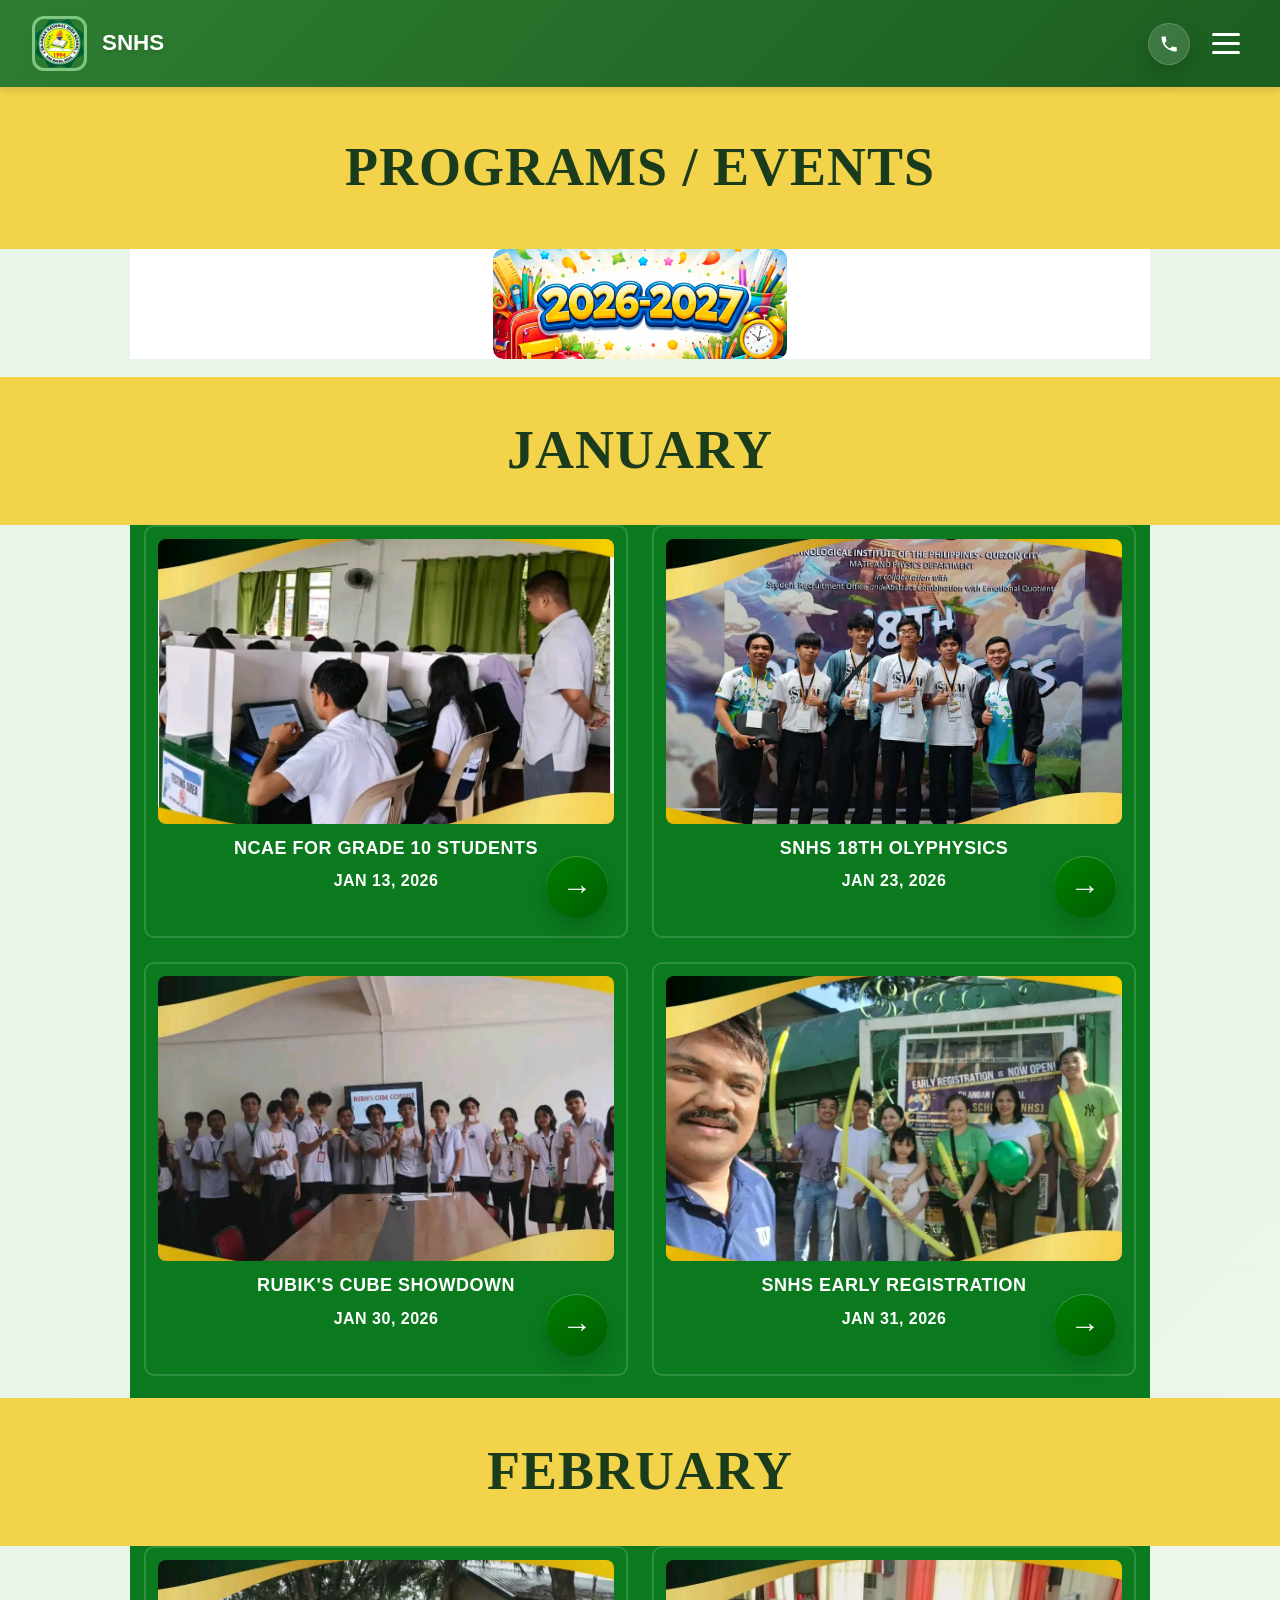
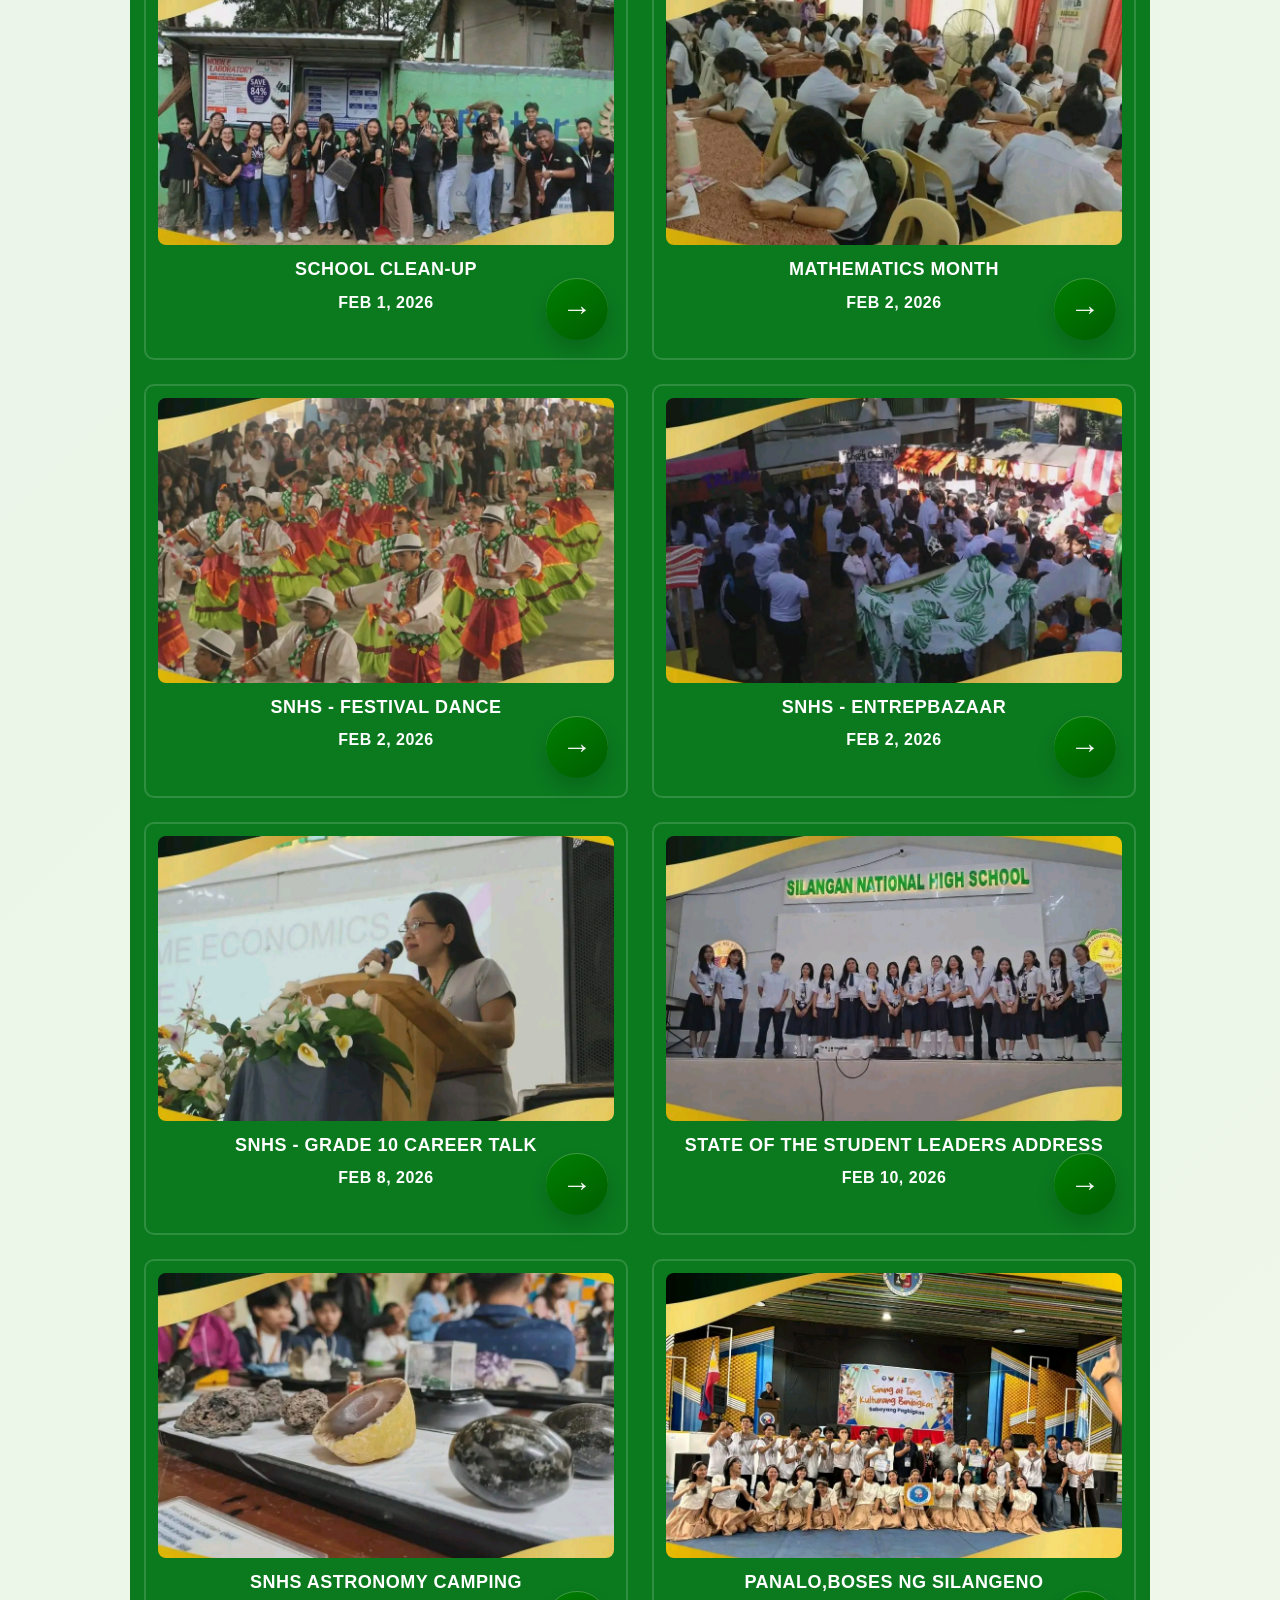
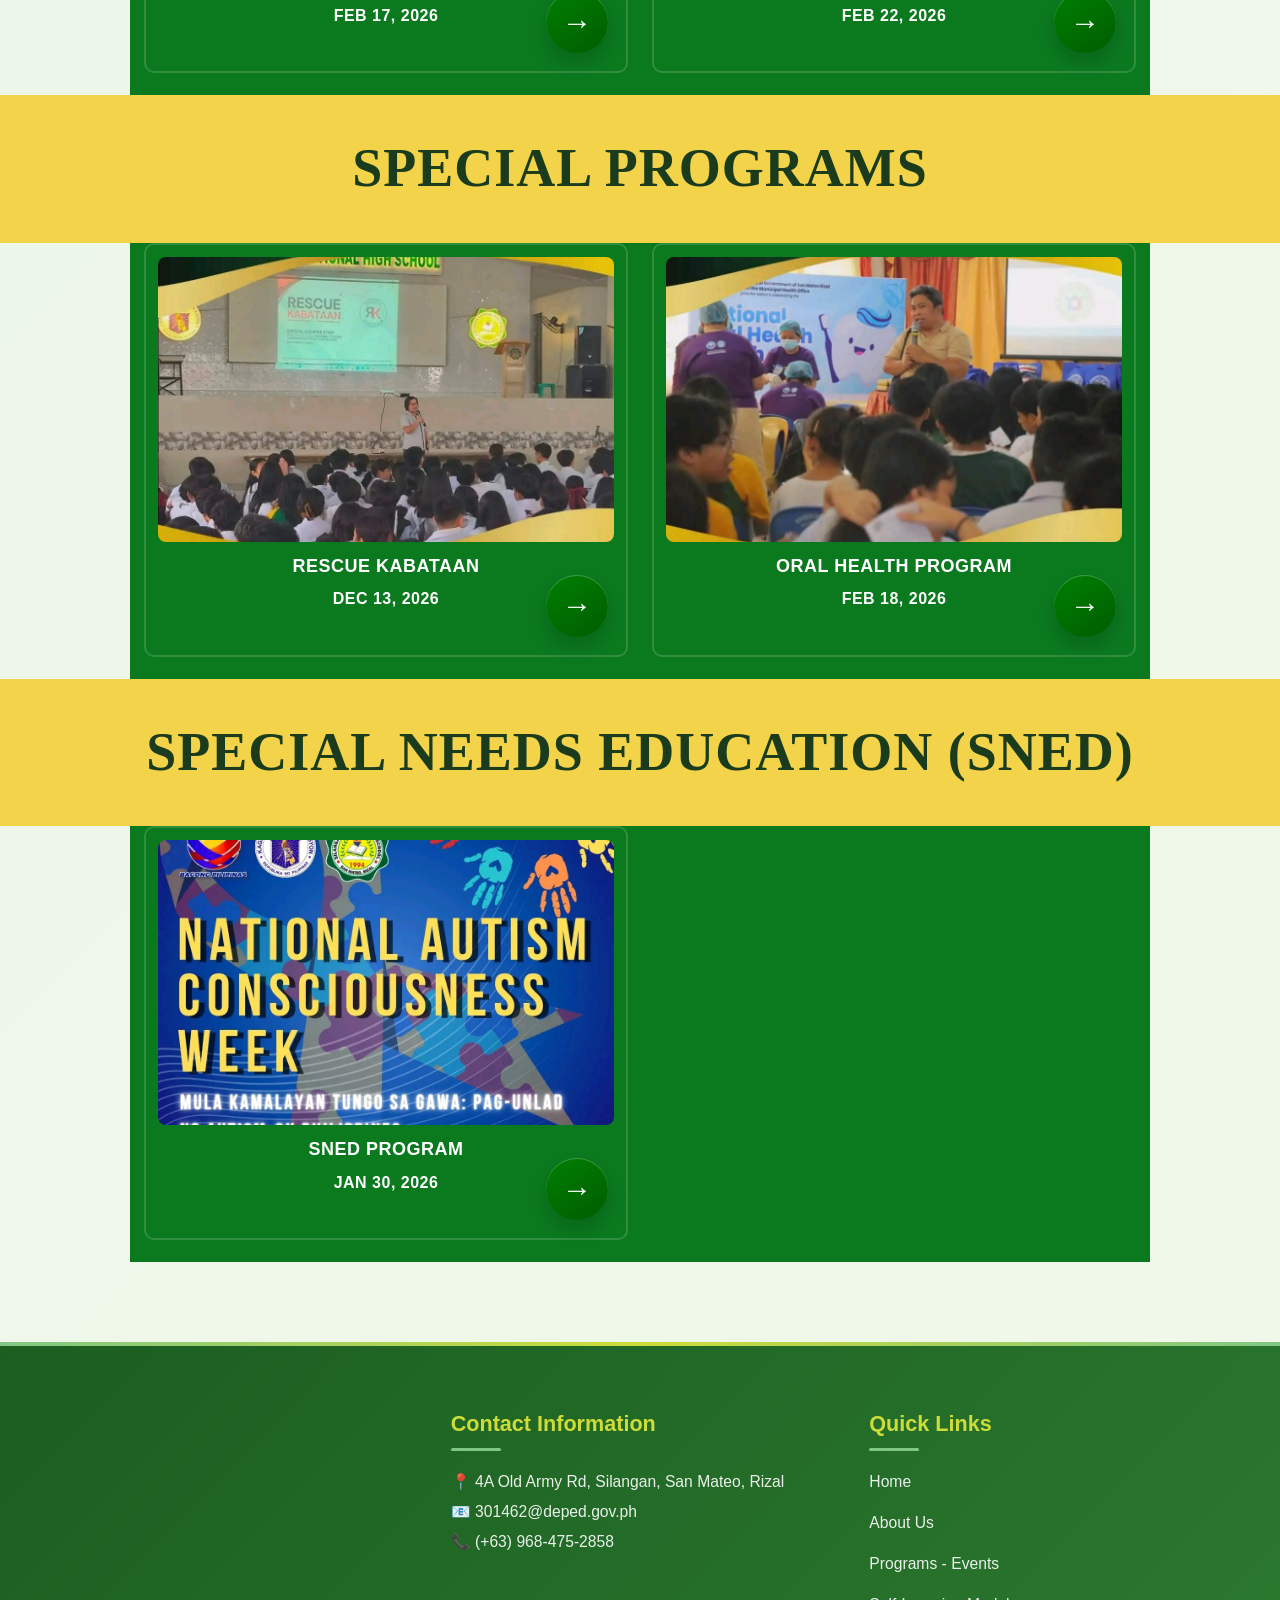
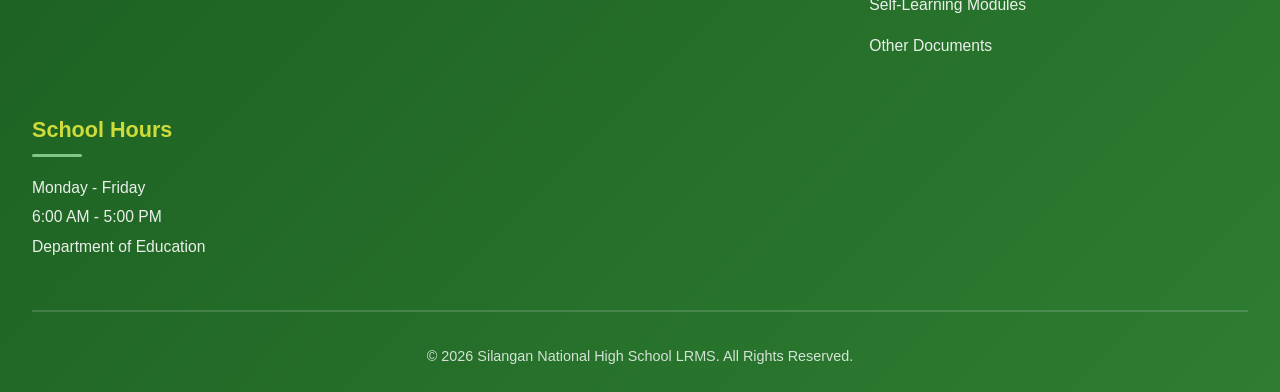
<file: programs-events.html>
<!DOCTYPE html>
<html lang="en">
<head>
  <meta charset="UTF-8" />
  <meta name="viewport" content="width=device-width, initial-scale=1.0" />
  <title>Programs & Events - SNHS</title>
  <link rel="stylesheet" href="style.css" />
  <link rel="stylesheet" href="programs-events.css" />
</head>
<body>
  <!-- Header and Navigation -->
  <header>
        <div class="header-container">

            <a href="index.html" class="logo">
                <img src="SN.jpg" alt="School Logo">
                <div class="logo-text">
                    <h1>SNHS</h1>

                </div>
            </a>

<div class="header-actions">
    <a href="contact.html" class="phone-icon" aria-label="Contact Us">
      <svg class="phone-svg" viewBox="0 0 24 24" aria-hidden="true">
        <path d="M6.6 10.8c1.6 3.1 3.5 5 6.6 6.6l2.2-2.2c.3-.3.7-.4 1.1-.3 1.2.4 2.5.6 3.8.6.6 0 1 .4 1 1V20c0 .6-.4 1-1 1C10.5 21 3 13.5 3 4c0-.6.4-1 1-1h3.3c.6 0 1 .4 1 1 0 1.3.2 2.6.6 3.8.1.4 0 .8-.3 1.1L6.6 10.8z"/>
      </svg>
    </a>
    <button class="menu-toggle" type="button" aria-label="Open Menu">

                <span></span>
                <span></span>
                <span></span>
            </button>
</div>
            <nav>
                <ul class="nav-links">
                    <li><a href="index.html">Home</a></li>
                    <li class="dropdown">
                        <button class="dropdown-toggle" aria-expanded="false" aria-haspopup="true">
                            Academics
                            <span class="dropdown-arrow">▼</span>
                        </button>
                        <ul class="dropdown-menu">
                            <li><a href="academics-junior-high.html">Junior High School</a></li>
                            <li><a href="academics-senior-high.html">Senior High School</a></li>
                        </ul>
                    </li>

                    <li><a href="slm.html">SLM</a></li>
                    <li><a href="other-documents.html">Other Documents</a></li>
                    <li><a href="programs-events.html" class="active">Programs - Events</a></li>

                    <li><a href="about.html">About</a></li>
                </ul>
            </nav>
        </div>
    </header>

  <main>
    <!-- HERO LINK AREA -->
  

  <!-- PAGE TITLE -->
  <div class="pe-band-title">
    <h1>PROGRAMS / EVENTS</h1>
  </div>

  <!-- YEAR / BANNER PLACEHOLDER -->
  <div class="pe-year-banner">
    <div class="placeholder-wide">
      <img src="ss.jpg" alt="Banner placeholder">
    </div>
  </div>

  <div class="pe-section-title"><h2>JANUARY</h2></div>
    <div class="pe-wrap">
      <div class="pe-grid">
                    <!-- FACEBOOK LINK PER EVENT: Put the Facebook link for THIS event inside data-fb="..." on each .pe-card. Example: data-fb="https://www.facebook.com/yourpage/posts/1234567890" -->
<div class="pe-card" data-fb="https://www.facebook.com/100064323203623/posts/1327927826027978/?app=fbl">
      <div class="pe-img"><img src="2.jpg" alt="Event image"></div>
      <div class="pe-text">
        <div class="title">NCAE FOR GRADE 10 STUDENTS</div>
        <div class="date">JAN 13, 2026</div>
      </div>
    </div><div class="pe-card" data-fb="https://www.facebook.com/100064323203623/posts/1337152955105465/?app=fbl">
      <div class="pe-img"><img src="3.jpg" alt="Event image"></div>
      <div class="pe-text">
        <div class="title">SNHS 18TH OLYPHYSICS</div>
        <div class="date">JAN 23, 2026</div>
      </div>
    </div><div class="pe-card" data-fb="https://www.facebook.com/100064323203623/posts/1343553861132041/?app=fbl">
      <div class="pe-img"><img src="4.jpg" alt="Event image"></div>
      <div class="pe-text">
        <div class="title">RUBIK'S CUBE SHOWDOWN </div>
        <div class="date">JAN 30, 2026</div>
      </div>
    </div><div class="pe-card" data-fb="https://www.facebook.com/100064323203623/posts/1344815441005883/?app=fbl">
      <div class="pe-img"><img src="5.jpg" alt="Event image"></div>
      <div class="pe-text">
        <div class="title">SNHS EARLY REGISTRATION</div>
        <div class="date">JAN 31, 2026</div>
      </div>
      
      </div>
    </div>
      </div>
    </div>
  <div class="pe-section-title"><h2>FEBRUARY</h2></div>
    <div class="pe-wrap">
      <div class="pe-grid">
        <div class="pe-card" data-fb="https://www.facebook.com/100064323203623/posts/1345569034263857/?app=fbl">
      <div class="pe-img"><img src="6.jpg" alt="Event image"></div>
      <div class="pe-text">
        <div class="title">SCHOOL CLEAN-UP</div>
        <div class="date">FEB 1, 2026</div>
      </div>
    </div><div class="pe-card" data-fb="https://www.facebook.com/100064323203623/posts/1346583547495739/?app=fbl">
      <div class="pe-img"><img src="7.jpg" alt="Event image"></div>
      <div class="pe-text">
        <div class="title">MATHEMATICS MONTH</div>
        <div class="date">FEB 2, 2026</div>
      </div>
    </div><div class="pe-card" data-fb="https://www.facebook.com/100064323203623/posts/1346625080824919/?app=fbl">
      <div class="pe-img"><img src="8.jpg" alt="Event image"></div>
      <div class="pe-text">
        <div class="title">SNHS - FESTIVAL DANCE</div>
        <div class="date">FEB 2, 2026</div>
      </div>
      
          </div><div class="pe-card" data-fb="https://www.facebook.com/100064323203623/posts/1346683570819070/?app=fbl">
      <div class="pe-img"><img src="9.jpg" alt="Event image"></div>
      <div class="pe-text">
        <div class="title">SNHS - ENTREPBAZAAR</div>
        <div class="date">FEB 2, 2026</div>
      </div>
      
          </div><div class="pe-card" data-fb="https://www.facebook.com/100064323203623/posts/1352719883548772/?app=fbl">
      <div class="pe-img"><img src="10.jpg" alt="Event image"></div>
      <div class="pe-text">
        <div class="title">SNHS - GRADE 10 CAREER TALK</div>
        <div class="date">FEB 8, 2026</div>
      </div>
      
                </div><div class="pe-card" data-fb="https://www.facebook.com/100064323203623/posts/1354491666704927/?app=fbl">
      <div class="pe-img"><img src="11.jpg" alt="Event image"></div>
      <div class="pe-text">
        <div class="title">STATE OF THE STUDENT LEADERS ADDRESS </div>
        <div class="date">FEB 10, 2026</div>
      </div>
      
    </div><div class="pe-card" data-fb="https://www.facebook.com/100064323203623/posts/1361760659311361/?app=fbl">
      <div class="pe-img"><img src="13.jpg" alt="Event image"></div>
      <div class="pe-text">
        <div class="title">SNHS ASTRONOMY CAMPING  </div>
        <div class="date">FEB 17, 2026</div>
      </div>
      
        </div><div class="pe-card" data-fb="https://www.facebook.com/100064323203623/posts/1366374628849964/?app=fbl">
      <div class="pe-img"><img src="15.jpg" alt="Event image"></div>
      <div class="pe-text">
        <div class="title">PANALO,BOSES NG SILANGENO </div>
        <div class="date">FEB 22, 2026</div>
      </div>
      
      
    </div>
      </div>
    </div>
  <div class="pe-section-title"><h2>SPECIAL PROGRAMS</h2></div>
    <div class="pe-wrap">
      <div class="pe-grid">
        <div class="pe-card" data-fb="https://www.facebook.com/100064323203623/posts/1357754416378652/?app=fbl">
      <div class="pe-img"><img src="12.jpg" alt="Event image"></div>
      <div class="pe-text">
        <div class="title">RESCUE KABATAAN </div>
        <div class="date">DEC 13, 2026</div>
      </div>
      
    </div><div class="pe-card" data-fb="https://www.facebook.com/100064323203623/posts/1363034802517280/?app=fbl">
      <div class="pe-img"><img src="14.jpg" alt="Event image"></div>
      <div class="pe-text">
        <div class="title">ORAL HEALTH PROGRAM</div>
        <div class="date">FEB 18, 2026</div>
      </div>

    </div>
      </div>
    </div>
  <div class="pe-section-title"><h2>SPECIAL NEEDS EDUCATION (SNED)</h2></div>
    <div class="pe-wrap">
      <div class="pe-grid">
        <div class="pe-card" data-fb="https://www.facebook.com/reel/1560641861872797/?app=fbl">
      <div class="pe-img"><img src="16.jpg" alt="Event image"></div>
      <div class="pe-text">
        <div class="title">SNED PROGRAM</div>
        <div class="date">JAN 30, 2026</div>
      </div>
    </div>
      </div>
    </div>



    <footer>
        <div class="footer-content">
            <div class="footer-section">

            </div>
            <div class="footer-section">
                <h3>Contact Information</h3>
                <p>📍 4A Old Army Rd, Silangan, San Mateo, Rizal</p>
                <p>📧 301462@deped.gov.ph</p>
                <p>📞 (+63) 968-475-2858</p>
            </div>
            <div class="footer-section">
                <h3>Quick Links</h3>
                <ul>
                    <li><a href="index.html">Home</a></li>
                    <li><a href="about.html">About Us</a></li>
                    <li><a href="programs-events.html">Programs - Events</a></li>
                    <li><a href="slm.html">Self-Learning Modules</a></li>
                    <li><a href="other-documents.html">Other Documents</a></li>
                </ul>
            </div>
            <div class="footer-section">
                <h3>School Hours</h3>
                <p>Monday - Friday</p>
                <p>6:00 AM - 5:00 PM</p>
                <p>Department of Education</p>
            </div>
        </div>
</a>
        <div class="footer-bottom">
            <p>&copy; 2026 Silangan National High School LRMS. All Rights Reserved.</p>
        </div>
    </footer>

  <!-- JavaScript -->
  <script src="script.js"></script>
</body>
</html>
</file>
<file: style.css>
/* ========================================
   SILANGAN NHS LRMS - School Website CSS
   Modern Green Theme Design System
   ======================================== */

/* CSS Variables - Beautiful Green Palette */
:root{--header-height:78px;
    /* Primary Green Colors */
    --primary-green: #2E7D32;
    --primary-green-light: #43A047;
    --primary-green-dark: #1B5E20;
    
    /* Secondary Green Colors */
    --secondary-green: #66BB6A;
    --accent-green: #81C784;
    --sage-green: #9CCC65;
    
    /* Background Colors */
    --bg-primary: #E8F5E9;
    --bg-secondary: #F1F8E9;
    --bg-white: #ffffff;
    --bg-light: #fafcf9;
    
    /* Text Colors */
    --text-primary: #1B5E20;
    --text-secondary: #2E7D32;
    --text-dark: #1a3c1d;
    --text-medium: #4a6b4d;
    --text-light: #6b8c6f;
    --text-white: #ffffff;
    
    /* Accent Colors */
    --accent-olive: #827717;
    --accent-lime: #CDDC39;
    --accent-teal: #26A69A;
    
    /* Neutral Colors */
    --gray-light: #F5F5F5;
    --gray-medium: #E0E0E0;
    --gray-dark: #9E9E9E;
    
    /* Borders and Shadows */
    --border-color: #A5D6A7;
    --border-light: #C8E6C9;
    --shadow-sm: 0 2px 8px rgba(46, 125, 50, 0.1);
    --shadow-md: 0 4px 12px rgba(46, 125, 50, 0.15);
    --shadow-lg: 0 8px 24px rgba(46, 125, 50, 0.2);
    --shadow-xl: 0 12px 32px rgba(46, 125, 50, 0.25);
    
    /* Transitions */
    --transition-fast: all 0.2s ease;
    --transition: all 0.3s ease;
    --transition-slow: all 0.4s ease;
    
    /* Border Radius */
    --radius-sm: 6px;
    --radius-md: 12px;
    --radius-lg: 16px;
    --radius-xl: 24px;
}

/* ========================================
   RESET & BASE STYLES
   ======================================== */

* {
    margin: 0;
    padding: 0;
    box-sizing: border-box;
}

html{scroll-padding-top:var(--header-height);
    scroll-behavior: smooth;
}

body {
    font-family: 'Segoe UI', 'Helvetica Neue', Arial, sans-serif;
    line-height: 1.7;
    color: var(--text-dark);
    background: linear-gradient(135deg, var(--bg-primary) 0%, var(--bg-secondary) 100%);
    font-size: 16px;
    min-height: 100vh;
}



/* GLOBAL RESPONSIVE MEDIA */
img, video { max-width: 100%; height: auto; }
/* ========================================
   HEADER & NAVIGATION
   ======================================== */

header {
    background: linear-gradient(135deg, var(--primary-green) 0%, var(--primary-green-dark) 100%);
    box-shadow: var(--shadow-md);
    position: sticky;
    top: 0;
    z-index: 1000;
    backdrop-filter: blur(10px);
}

.header-container {
    max-width: 1400px;
    margin: 0 auto;
    padding: 1rem 2rem;
    display: flex;
    justify-content: space-between;
    align-items: center;
}

.logo {
    display: flex;
    align-items: center;
    text-decoration: none;
    color: var(--text-white);
    transition: var(--transition);
}

.logo:hover {
    transform: translateY(-2px);
}

.logo img {
    height: 55px;
    width: 55px;
    margin-right: 15px;
    border-radius: var(--radius-md);
    box-shadow: var(--shadow-sm);
    border: 3px solid var(--accent-green);
}

.logo-text h1 {
    font-size: 1.4rem;
    font-weight: 700;
    line-height: 1.2;
    margin: 0;
    color: var(--text-white);
    text-shadow: 0 2px 4px rgba(0, 0, 0, 0.1);
}

.logo-text p {
    font-size: 0.8rem;
    margin: 0;
    color: var(--accent-green);
    font-weight: 500;
    letter-spacing: 0.5px;
}

/* Navigation Menu */
nav {
    display: flex;
}

.nav-links {
    display: flex;
    list-style: none;
    gap: 0.5rem;
    align-items: center;
}

.nav-links > li {
    position: relative;
}

.nav-links a {
    color: var(--text-white);
    text-decoration: none;
    font-weight: 600;
    font-size: 0.95rem;
    transition: var(--transition);
    padding: 0.7rem 1.3rem;
    display: block;
    border-radius: var(--radius-md);
    position: relative;
    overflow: hidden;
}

.nav-links a::before {
    content: '';
    position: absolute;
    top: 0;
    left: -100%;
    width: 100%;
    height: 100%;
    background: linear-gradient(90deg, transparent, rgba(255, 255, 255, 0.2), transparent);
    transition: var(--transition);
}

.nav-links a:hover::before {
    left: 100%;
}

.nav-links a:hover,
.nav-links a.active {
    background: rgba(255, 255, 255, 0.15);
    color: var(--accent-lime);
    transform: translateY(-2px);
    box-shadow: var(--shadow-sm);
}

/* Dropdown Menu */
.dropdown {
    position: relative;
}

.dropdown-toggle {
    display: flex;
    align-items: center;
    gap: 6px;
    cursor: pointer;
    background: none;
    border: none;
    color: var(--text-white);
    font-weight: 600;
    font-size: 0.95rem;
    padding: 0.7rem 1.3rem;
    transition: var(--transition);
    border-radius: var(--radius-md);
    position: relative;
    overflow: hidden;
}

.dropdown-toggle::before {
    content: '';
    position: absolute;
    top: 0;
    left: -100%;
    width: 100%;
    height: 100%;
    background: linear-gradient(90deg, transparent, rgba(255, 255, 255, 0.2), transparent);
    transition: var(--transition);
}

.dropdown-toggle:hover::before {
    left: 100%;
}

.dropdown-toggle:hover,
.dropdown-toggle:focus {
    background: rgba(255, 255, 255, 0.15);
    color: var(--accent-lime);
    transform: translateY(-2px);
    box-shadow: var(--shadow-sm);
    outline: none;
}

.dropdown-arrow {
    font-size: 0.65rem;
    transition: var(--transition);
    display: inline-block;
}

.dropdown.active .dropdown-arrow {
    transform: rotate(180deg);
}

.dropdown-menu {
    position: absolute;
    top: 100%;
    left: 0;
    background: var(--bg-white);
    min-width: 260px;
    box-shadow: var(--shadow-lg);
    border-radius: var(--radius-lg);
    opacity: 0;
    visibility: hidden;
    transform: translateY(15px);
    transition: var(--transition);
    z-index: 1000;
    margin-top: 12px;
    padding: 0.75rem 0;
    border: 2px solid var(--border-light);
}

.dropdown.active .dropdown-menu {
    opacity: 1;
    visibility: visible;
    transform: translateY(0);
}

.dropdown-menu a {
    color: var(--text-dark);
    padding: 0.9rem 1.4rem;
    border-radius: var(--radius-md);
    margin: 0.3rem 0.6rem;
    font-weight: 500;
}

.dropdown-menu a:hover {
    background: linear-gradient(135deg, var(--bg-primary) 0%, var(--bg-secondary) 100%);
    color: var(--primary-green);
    transform: translateX(5px);
}

/* Mobile Menu Toggle */
.menu-toggle {
    display: none;
    flex-direction: column;
    cursor: pointer;
    gap: 6px;
    padding: 8px;
    border-radius: var(--radius-sm);
    transition: var(--transition);
    margin-left: auto;

    /* Fix: remove default <button> styling (white background / border) */
    background: transparent !important;
    border: 0 !important;
    outline: none !important;
    box-shadow: none !important;
    appearance: none;
    -webkit-appearance: none;
    -webkit-tap-highlight-color: transparent;
}

.menu-toggle:focus {
    outline: none !important;
    box-shadow: none !important;
}

.menu-toggle:hover {
    background: rgba(255, 255, 255, 0.1);
}

.menu-toggle span {
    width: 28px;
    height: 3px;
    background-color: var(--text-white);
    transition: var(--transition);
    border-radius: 2px;
}

/* ========================================
   HERO SECTION
   ======================================== */

.hero {
    background: linear-gradient(135deg, var(--primary-green) 0%, var(--primary-green-light) 50%, var(--secondary-green) 100%);
    color: var(--text-white);
    padding: 5rem 2rem;
    text-align: center;
    position: relative;
    overflow: hidden;
}

.hero::before {
    content: '';
    position: absolute;
    top: 0;
    left: 0;
    right: 0;
    bottom: 0;
    background: url('data:image/svg+xml,<svg xmlns="http://www.w3.org/2000/svg" viewBox="0 0 100 100"><circle cx="50" cy="50" r="40" fill="rgba(255,255,255,0.03)"/></svg>');
    background-size: 60px 60px;
    animation: patternMove 20s linear infinite;
}

@keyframes patternMove {
    0% { background-position: 0 0; }
    100% { background-position: 60px 60px; }
}

.hero-content {
    max-width: 1200px;
    margin: 0 auto;
    position: relative;
    z-index: 1;
}

.hero h1 {
    font-size: 3.2rem;
    margin-bottom: 1.2rem;
    font-weight: 800;
    text-shadow: 0 4px 8px rgba(0, 0, 0, 0.2);
    animation: fadeInUp 0.8s ease;
}

.hero-subtitle {
    font-size: 1.15rem;
    max-width: 60ch;
    margin: 0.5rem auto 0;
    opacity: 0.95;
    line-height: 1.6;
    animation: fadeInUp 0.8s ease 0.2s both;
}

.hero h2 {
    font-size: 1.6rem;
    margin-bottom: 2rem;
    font-weight: 400;
    opacity: 0.95;
    animation: fadeInUp 0.8s ease 0.2s both;
}

.hero-buttons {
    display: flex;
    gap: 1.2rem;
    justify-content: center;
    flex-wrap: wrap;
    margin-top: 2.5rem;
    animation: fadeInUp 0.8s ease 0.4s both;
}

@keyframes fadeInUp {
    from {
        opacity: 0;
        transform: translateY(30px);
    }
    to {
        opacity: 1;
        transform: translateY(0);
    }
}

/* ========================================
   BUTTONS
   ======================================== */

.btn {
    display: inline-block;
    padding: 1rem 2.2rem;
    border-radius: var(--radius-lg);
    text-decoration: none;
    font-weight: 700;
    transition: var(--transition);
    border: none;
    cursor: pointer;
    font-size: 1rem;
    position: relative;
    overflow: hidden;
}

.btn-primary {
    background: linear-gradient(135deg, var(--accent-lime) 0%, var(--sage-green) 100%);
    color: var(--text-dark);
    box-shadow: var(--shadow-md);
}

.btn-primary:hover {
    transform: translateY(-3px);
    box-shadow: var(--shadow-lg);
    filter: brightness(1.1);
}

.btn-secondary {
 background: linear-gradient(135deg, var(--accent-lime) 0%, var(--sage-green) 100%);
    color: var(--text-dark);
    box-shadow: var(--shadow-md);
}

.btn-secondary:hover {
  transform: translateY(-3px);
    box-shadow: var(--shadow-lg);
    filter: brightness(1.1);
}

/* ========================================
   MAIN CONTENT AREAS
   ======================================== */

main {
    min-height: calc(100vh - 300px);
    background: linear-gradient(135deg, var(--bg-primary) 0%, var(--bg-secondary) 100%);
}

section {
    padding: 4rem 2rem;
    max-width: 1400px;
    margin: 0 auto;
    background: transparent;
}

/* ========================================
   SECTION HEADINGS
   ======================================== */

.section-title {
    text-align: center;
    margin-bottom: 1rem;
}

.section-title h2 {
    font-size: 2.8rem;
    color: var(--primary-green-dark);
    margin-bottom: 1rem;
    font-weight: 800;
    position: relative;
    display: inline-block;
}

.section-title h2::after {
    content: '';
    position: absolute;
    bottom: -10px;
    left: 50%;
    transform: translateX(-50%);
    width: 80px;
    height: 4px;
    background: linear-gradient(90deg, var(--primary-green), var(--accent-green), var(--primary-green));
    border-radius: 2px;
}

.section-title p {
    color: var(--text-medium);
    font-size: 1.15rem;
    max-width: 700px;
    margin: 1.5rem auto 0;
    line-height: 1.8;
}

/* ========================================
   CARDS & GRID LAYOUTS
   ======================================== */

.card-grid {
    display: grid;
    grid-template-columns: repeat(auto-fit, minmax(320px, 1fr));
    gap: 2rem;
    margin-top: 1rem;
}

.card {
    background: var(--bg-white);
    border-radius: var(--radius-lg);
    box-shadow: var(--shadow-md);
    overflow: hidden;
    transition: var(--transition-slow);
    border: 2px solid var(--border-light);
    position: relative;
}

.card::before {
    content: '';
    position: absolute;
    top: 0;
    left: 0;
    right: 0;
    height: 4px;
    background: linear-gradient(90deg, var(--primary-green), var(--accent-green));
    opacity: 0;
    transition: var(--transition);
}

.card:hover {
    transform: translateY(-8px);
    box-shadow: var(--shadow-xl);
    border-color: var(--secondary-green);
}

.card:hover::before {
    opacity: 1;
}

.card-image {
    width: 100%;
    height: 220px;
    object-fit: cover;
    background: linear-gradient(135deg, var(--bg-primary) 0%, var(--bg-secondary) 100%);
}

.card-content {
    padding: 2rem;
}

.card-content h3 {
    color: var(--primary-green-dark);
    margin-bottom: 1rem;
    font-size: 1.4rem;
    font-weight: 700;
}

.card-content p {
    color: var(--text-medium);
    line-height: 1.8;
    margin-bottom: 1.2rem;
}

/* ========================================
   LISTS AND TABLES
   ======================================== */

.content-list {
    list-style: none;
    padding: 0;
    background: var(--bg-white);
    border-radius: var(--radius-lg);
    box-shadow: var(--shadow-md);
    overflow: hidden;
}

.content-list li {
    padding: 1.5rem;
    border-bottom: 2px solid var(--border-light);
    transition: var(--transition);
}

.content-list li:last-child {
    border-bottom: none;
}

.content-list li:hover {
    background: linear-gradient(135deg, var(--bg-primary) 0%, var(--bg-secondary) 100%);
    transform: translateX(5px);
}

.content-list a {
    display: block;
    color: var(--text-dark);
    text-decoration: none;
    font-weight: 600;
    font-size: 1.05rem;
}

.content-list a:hover {
    color: var(--primary-green);
}

.content-list .list-meta {
    display: block;
    margin-top: 0.6rem;
    font-size: 0.9rem;
    color: var(--text-light);
}

/* Table Styles */
table {
    width: 100%;
    border-collapse: collapse;
    margin: 2.5rem 0;
    background: var(--bg-white);
    box-shadow: var(--shadow-lg);
    border-radius: var(--radius-lg);
    overflow: hidden;
    border: 2px solid var(--border-light);
}

table th,
table td {
    padding: 1.2rem 1.5rem;
    text-align: left;
    border-bottom: 1px solid var(--border-light);
}

table th {
    background: linear-gradient(135deg, var(--primary-green) 0%, var(--primary-green-dark) 100%);
    color: var(--text-white);
    font-weight: 700;
    text-transform: uppercase;
    font-size: 0.9rem;
    letter-spacing: 0.5px;
}

table tr:hover {
    background: linear-gradient(135deg, var(--bg-primary) 0%, var(--bg-secondary) 100%);
}

/* ========================================
   BREADCRUMBS
   ======================================== */

.breadcrumbs {
    padding: 1.2rem 2rem;
    background: linear-gradient(135deg, var(--primary-green-light) 0%, var(--primary-green) 100%);
    border-bottom: 2px solid var(--border-light);
}

.breadcrumbs-container {
    max-width: 1400px;
    margin: 0 auto;
}

.breadcrumbs a {
    color: var(--text-white);
    text-decoration: none;
    font-size: 0.95rem;
    font-weight: 500;
    transition: var(--transition);
}

.breadcrumbs a:hover {
    color: var(--accent-lime);
}

.breadcrumbs span {
    color: var(--text-white);
    margin: 0 0.6rem;
    opacity: 0.7;
}

.breadcrumbs .current {
    color: var(--accent-lime);
    font-weight: 700;
}

/* ========================================
   ACCORDION
   ======================================== */

.accordion {
    max-width: 900px;
    margin: 2.5rem auto;
}

.accordion-item {
    border: 2px solid var(--border-light);
    border-radius: var(--radius-lg);
    margin-bottom: 0.8rem;
    overflow: hidden;
    background: var(--bg-white);
    box-shadow: var(--shadow-sm);
    transition: var(--transition);
}

.accordion-item:hover {
    box-shadow: var(--shadow-md);
}

.accordion-header {
    background: linear-gradient(135deg, var(--bg-white) 0%, var(--bg-primary) 100%);
    padding: 1.3rem 1.8rem;
    cursor: pointer;
    display: flex;
    justify-content: space-between;
    align-items: center;
    transition: var(--transition);
    font-weight: 700;
    color: var(--text-dark);
}

.accordion-header:hover {
    background: linear-gradient(135deg, var(--bg-primary) 0%, var(--bg-secondary) 100%);
}

.accordion-header.active {
    background: linear-gradient(135deg, var(--primary-green) 0%, var(--primary-green-dark) 100%);
    color: var(--text-white);
}

.accordion-icon {
    transition: var(--transition);
    font-size: 0.9rem;
}

.accordion-header.active .accordion-icon {
    transform: rotate(180deg);
}

.accordion-content {
    max-height: 0;
    overflow: hidden;
    transition: max-height 0.4s ease;
    background: var(--bg-white);
}

.accordion-content.active {
    max-height: 1000px;
}

.accordion-body {
    padding: 1.8rem;
    border-top: 2px solid var(--border-light);
    color: var(--text-medium);
    line-height: 1.8;
}

/* ========================================
   FOOTER
   ======================================== */

footer {
    background: linear-gradient(135deg, var(--primary-green-dark) 0%, var(--primary-green) 100%);
    color: var(--text-white);
    padding: 4rem 2rem 1.5rem;
    margin-top: 5rem;
    position: relative;
    overflow: hidden;
}

footer::before {
    content: '';
    position: absolute;
    top: 0;
    left: 0;
    right: 0;
    height: 4px;
    background: linear-gradient(90deg, var(--accent-green), var(--accent-lime), var(--accent-green));
}

.footer-content {
    max-width: 1400px;
    margin: 0 auto;
    display: grid;
    grid-template-columns: repeat(auto-fit, minmax(280px, 1fr));
    gap: 2.5rem;
}

.footer-section h3 {
    color: var(--accent-lime);
    margin-bottom: 1.5rem;
    font-size: 1.35rem;
    font-weight: 700;
    position: relative;
}

.footer-section h3::after {
    content: '';
    position: absolute;
    bottom: -8px;
    left: 0;
    width: 50px;
    height: 3px;
    background: var(--accent-green);
    border-radius: 2px;
}

.footer-section p,
.footer-section a {
    color: rgba(255, 255, 255, 0.9);
    text-decoration: none;
    line-height: 1.9;
    font-size: 0.98rem;
    transition: var(--transition);
}

.footer-section a:hover {
    color: var(--accent-lime);
    transform: translateX(5px);
}

.footer-section ul {
    list-style: none;
    padding: 0;
}

.footer-section ul li {
    margin-bottom: 0.7rem;
}

.footer-bottom {
    text-align: center;
    margin-top: 3rem;
    padding-top: 2rem;
    border-top: 2px solid rgba(255, 255, 255, 0.15);
    font-size: 0.9rem;
    color: rgba(255, 255, 255, 0.8);
}

/* ========================================
   RESPONSIVE DESIGN
   ======================================== */

@media (max-width: 768px) {
    .header-container {
        flex-wrap: wrap;
        padding: 1rem;
    }

    .logo-text h1 {
        font-size: 1.15rem;
    }
    
    .logo-text p {
        font-size: 0.7rem;
    }

    .menu-toggle {
        display: flex;
    }

    .nav-links {
        display: none;
        flex-direction: column;
        width: 100%;
        background: linear-gradient(135deg, var(--primary-green) 0%, var(--primary-green-dark) 100%);
        position: absolute;
        top: 100%;
        left: 0;
        padding: 1.2rem 0;
        box-shadow: var(--shadow-xl);
    }

    .nav-links.active {
        display: flex;
    }

    .nav-links li {
        width: 100%;
    }

    .nav-links a {
        padding: 1rem 1.8rem;
        border-radius: 0;
    }
    
    .dropdown-menu {
        position: static;
        box-shadow: none;
        opacity: 1;
        visibility: visible;
        transform: none;
        display: none;
        padding-left: 2rem;
        background: rgba(255, 255, 255, 0.05);
        border: none;
    }
    
    .dropdown.active .dropdown-menu {
        display: block;
    }

    .hero {
        padding: 3.5rem 1.2rem;
    }

    .hero h1 {
        font-size: 2rem;
    }

    .hero h2 {
        font-size: 1.2rem;
    }

    .section-title h2 {
        font-size: 2rem;
    }

    .card-grid {
        grid-template-columns: 1fr;
        gap: 1.5rem;
    }

    section {
        padding: 3rem 1.2rem;
    }
}

@media (max-width: 480px) {
    .hero h1 {
        font-size: 1.6rem;
    }
    
    .section-title h2 {
        font-size: 1.6rem;
    }

    .btn {
        padding: 0.85rem 1.5rem;
        font-size: 0.9rem;
    }
    
    .logo img {
        height: 45px;
        width: 45px;
    }
    
    table {
        display: block;
        overflow-x: auto;
    }
    
    .card-grid {
        grid-template-columns: 1fr;
    }
}

/* ========================================
   UTILITY CLASSES
   ======================================== */

.text-center {
    text-align: center;
}

.mt-2 {
    margin-top: 2rem;
}

.mb-2 {
    margin-bottom: 2rem;
}

.bg-light {
    background-color: var(--bg-primary);
}

.container {
    max-width: 1400px;
    margin: 0 auto;
    padding: 0 2rem;
}

/* Mobile: reduce side padding so embeds (like Facebook timeline) have more width */
@media (max-width: 520px) {
  .container {
    padding: 0 1rem;
  }
}

/* Additional Animations */
@keyframes pulse {
    0%, 100% {
        transform: scale(1);
    }
    50% {
        transform: scale(1.05);
    }
}

.card:hover .card-image {
    animation: pulse 0.5s ease;
}

/* Clickable card without blue link */
.card-link {
  display: block;
  text-decoration: none !important;
  color: inherit !important;
}

.card-link:link,
.card-link:visited {
  color: inherit !important;
  text-decoration: none !important;
}

.card-link h3 {
  color: #0b5e2b !important;
}

.card-link:hover .card {
  transform: translateY(-5px);
  transition: 0.3s ease;
}





/* Latest Updates: premium arrow indicator + animation */
.card-link .card {
  position: relative;
  overflow: hidden;
}

/* Soft gradient sheen on hover (subtle) */
.card-link .card::before {
  content: "";
  position: absolute;
  inset: 0;
  background: radial-gradient(circle at 80% 85%, rgba(0, 128, 0, 0.08), transparent 55%);
  opacity: 0;
  transition: opacity 0.25s ease;
  pointer-events: none;
}

.card-link:hover .card::before,
.card-link:focus-visible .card::before {
  opacity: 1;
}

/* Arrow bubble */
.card-link .card::after {
  content: "➜";
  position: absolute;
  right: 18px;
  bottom: 18px;
  width: 48px;
  height: 48px;
  border-radius: 999px;
  display: grid;
  place-items: center;
  font-size: 22px;
  font-weight: 800;
  background: linear-gradient(145deg, rgba(0, 128, 0, 0.95), rgba(0, 92, 0, 0.98));
  color: #ffffff;
  box-shadow:
    0 10px 22px rgba(0,0,0,0.18),
    inset 0 1px 0 rgba(255,255,255,0.25);
  opacity: 0.98;
  transform: translateZ(0);
  animation: arrowFloat 1.8s ease-in-out infinite;
  pointer-events: none; /* still lets user click the card */
}

/* On hover/focus, arrow moves a bit more (feels interactive) */
.card-link:hover .card::after,
.card-link:focus-visible .card::after {
  animation: arrowNudge 0.6s ease-in-out infinite;
}

/* Keyframes */
@keyframes arrowFloat {
  0%, 100% { transform: translateY(0); }
  50% { transform: translateY(-3px); }
}

@keyframes arrowNudge {
  0%, 100% { transform: translateX(0) translateY(-1px); }
  50% { transform: translateX(3px) translateY(-1px); }
}

/* Reduce motion for accessibility */
@media (prefers-reduced-motion: reduce) {
  .card-link .card::after { animation: none; }
}

/* Mobile tuning */
@media (max-width: 420px) {
  .card-link .card::after {
    right: 14px;
    bottom: 14px;
    width: 44px;
    height: 44px;
    font-size: 20px;
  }
}


/* Latest Updates Accordion */
.updates-accordion{display:grid;gap:16px;max-width:980px;margin:0 auto;}
.ua-item{background:#fff;border-radius:18px;border:2px solid rgba(11,94,43,.14);box-shadow:0 10px 24px rgba(0,0,0,.06);overflow:hidden;}
.ua-header{width:100%;text-align:left;background:transparent;border:0;padding:18px;display:flex;justify-content:space-between;align-items:center;gap:14px;cursor:pointer;}
.ua-meta{display:grid;gap:6px;}
.ua-date{font-size:.95rem;color:rgba(0,0,0,.7);}
.ua-title{font-size:1.2rem;font-weight:800;color:var(--primary-green-dark);}
.ua-icons{display:inline-flex;align-items:center;gap:10px;}
.ua-pill{font-size:.75rem;font-weight:800;letter-spacing:.06em;padding:8px 10px;border-radius:999px;background:rgba(0,128,0,.10);color:var(--primary-green-dark);}
.ua-caret{width:44px;height:44px;border-radius:999px;display:grid;place-items:center;background:linear-gradient(145deg,rgba(0,128,0,.95),rgba(0,92,0,.98));color:#fff;box-shadow:0 10px 22px rgba(0,0,0,.16),inset 0 1px 0 rgba(255,255,255,.25);animation:uaFloat 1.8s ease-in-out infinite;}
@keyframes uaFloat{0%,100%{transform:translateY(0);}50%{transform:translateY(-3px);}}
.ua-panel{max-height:0;overflow:hidden;transition:max-height .35s ease;padding:0 18px;}
.ua-desc{margin:0;padding:0 0 14px 0;color:rgba(0,0,0,.70);line-height:1.6;}
.ua-actions{padding:0 0 18px 0;}
.ua-open{display:inline-flex;align-items:center;gap:8px;padding:12px 14px;border-radius:12px;background:var(--primary-green);color:#fff !important;text-decoration:none !important;font-weight:800;box-shadow:0 10px 22px rgba(0,0,0,.14);}
.ua-open::after{content:"↗";font-weight:900;}
.ua-item.is-open .ua-panel{max-height:320px;}
.ua-item.is-open .ua-caret{transform:rotate(180deg);transition:transform .25s ease;}
@media (prefers-reduced-motion:reduce){.ua-caret{animation:none}.ua-panel{transition:none}}
@media (max-width:420px){.ua-title{font-size:1.1rem}.ua-header{padding:16px}}


/* Facebook Updates embed */
.fb-updates{
  /* If placed inside .card-grid, span the whole row so it doesn't get squeezed into one column */
  grid-column: 1 / -1;
  max-width: 980px;
  width: 100%;
  margin: 0 auto;
  padding: 6px 0;
  display: grid;
  gap: 14px;
}

.fb-note{
  background: rgba(255,255,255,0.85);
  border: 2px solid rgba(11, 94, 43, 0.14);
  border-radius: 16px;
  padding: 14px 16px;
  box-shadow: 0 10px 24px rgba(0,0,0,0.06);
  display: grid;
  gap: 6px;
}

.fb-note strong{
  color: var(--primary-green-dark);
  font-size: 1.05rem;
}

.fb-note span{
  color: rgba(0,0,0,0.70);
  line-height: 1.5;
  font-size: 0.95rem;
}

/* Make Facebook plugin look centered and not overflow on mobile */
.fb-page, .fb-page span, .fb-page iframe{
  width: 100% !important;
  max-width: 980px !important;
}

/* Give the embedded timeline more breathing room on small screens */
@media (max-width: 520px) {
  .fb-updates{
    max-width: 100%;
    margin: 0;
  }

  .fb-note{
    padding: 16px;
  }
}


/* ========================================
   DESKTOP TOGGLE MENU (Cleaner header)
   ======================================== */
@media (min-width: 769px) {
    /* Show the hamburger on desktop too */
    .menu-toggle {
        display: flex;
    }

    /* Hide the horizontal menu on desktop (opens as a dropdown panel) */
    .nav-links {
        display: none;
        flex-direction: column;
        align-items: stretch;
        gap: 0.25rem;

        position: absolute;
        top: calc(100% + 12px);
        right: 0;

        min-width: 320px;
        max-width: 92vw;

        padding: 0.9rem;
        border-radius: var(--radius-lg);
        background: linear-gradient(135deg, var(--primary-green) 0%, var(--primary-green-dark) 100%);
        box-shadow: var(--shadow-xl);
        border: 1px solid rgba(255, 255, 255, 0.12);
        z-index: 3000;
    }

    .nav-links.active {
        display: flex;
        animation: desktopMenuDrop 180ms ease-out;
    }

    .nav-links a {
        padding: 0.9rem 1rem;
        border-radius: var(--radius-md);
        width: 100%;
    }

    /* Dropdowns become expandable sections inside the panel */
    .dropdown-menu {
        position: static;
        box-shadow: none;
        opacity: 1;
        visibility: visible;
        transform: none;
        display: none;
        width: 100%;
        margin-top: 0.25rem;
        padding: 0.35rem 0 0.35rem 0.75rem;
        background: rgba(255, 255, 255, 0.06);
        border: none;
    }

    .dropdown.active .dropdown-menu {
        display: block;
    }

    .dropdown-toggle {
        width: 100%;
        display: flex;
        align-items: center;
        justify-content: space-between;
    }
}

@keyframes desktopMenuDrop {
    from { opacity: 0; transform: translateY(-8px); }
    to   { opacity: 1; transform: translateY(0); }
}


/* Header Right Actions */
.header-actions{
  display:flex;
  align-items:center;
  gap:14px;
  margin-left:auto;
}

/* Phone Icon Style */
.phone-icon{
  width:42px;
  height:42px;
  display:flex;
  align-items:center;
  justify-content:center;
  border-radius:50%;
  background:rgba(255,255,255,0.14);
  border:1px solid rgba(255,255,255,0.18);
  color:#fff;
  text-decoration:none;
  transition:transform .2s ease, background .2s ease, box-shadow .2s ease;
  box-shadow:0 10px 22px rgba(0,0,0,0.18);
  position:relative;
}

.phone-svg{
  width:20px;
  height:20px;
  fill:currentColor;
}

.phone-icon:hover{
  background:rgba(255,255,255,0.22);
  transform:translateY(-1px) scale(1.05);
}

.phone-icon::after{
  content:"";
  position:absolute;
  inset:-6px;
  border-radius:50%;
  border:2px solid rgba(255,255,255,0.35);
  opacity:0;
  transform:scale(0.9);
  animation:phonePulse 1.8s infinite;
}

@keyframes phonePulse{
  0%{opacity:0;transform:scale(0.9);}
  30%{opacity:0.55;}
  100%{opacity:0;transform:scale(1.25);}
}


/* Hero responsive tweaks */
@media (max-width: 768px) {
    .hero {
        padding: 3.5rem 1.25rem;
    }
    .hero h1 {
        font-size: 2.2rem;
    }
    .hero-subtitle {
        font-size: 1.05rem;
    }
}
@media (min-width: 1024px) {
    .hero {
        padding: 6rem 2rem;
    }
}
</file>
<file: loading.css>
/* ========================================
   EDUCATIONAL LOADING SCREEN
   Modern, Professional Loading with Book Animation
   ======================================== */

/* Loading Screen Container */
#loading-screen {
    position: fixed;
    top: 0;
    left: 0;
    width: 100%;
    height: 100%;
    background: linear-gradient(135deg, var(--primary-green) 0%, var(--primary-green-dark) 100%);
    display: flex;
    flex-direction: column;
    justify-content: center;
    align-items: center;
    z-index: 10000;
    transition: opacity 0.8s ease, visibility 0.8s ease;
    overflow: hidden;
}

#loading-screen.fade-out {
    opacity: 0;
    visibility: hidden;
}

/* Animated Book Container */
.book-container {
    position: relative;
    width: 200px;
    height: 140px;
    margin-bottom: 3rem;
    perspective: 1000px;
}

/* Book Base */
.book {
    position: absolute;
    width: 100%;
    height: 100%;
    transform-style: preserve-3d;
    animation: bookFloat 3s ease-in-out infinite;
}

/* Book Cover - Left */
.book-cover-left {
    position: absolute;
    width: 50%;
    height: 100%;
    background: linear-gradient(135deg, #1B5E20 0%, #2E7D32 100%);
    border-radius: 4px 0 0 4px;
    transform-origin: right;
    transform: rotateY(0deg);
    animation: bookOpenLeft 2.5s ease-in-out infinite;
    box-shadow: -5px 0 15px rgba(0, 0, 0, 0.3);
}

/* Book Cover - Right */
.book-cover-right {
    position: absolute;
    width: 50%;
    height: 100%;
    left: 50%;
    background: linear-gradient(135deg, #2E7D32 0%, #43A047 100%);
    border-radius: 0 4px 4px 0;
    transform-origin: left;
    transform: rotateY(0deg);
    animation: bookOpenRight 2.5s ease-in-out infinite;
    box-shadow: 5px 0 15px rgba(0, 0, 0, 0.3);
}

/* Book Pages */
.book-pages {
    position: absolute;
    width: 90%;
    height: 90%;
    left: 5%;
    top: 5%;
    background: linear-gradient(to right, #ffffff, #f5f5f5);
    border-radius: 2px;
    animation: pagesFlip 2.5s ease-in-out infinite;
    box-shadow: inset 0 0 20px rgba(0, 0, 0, 0.1);
}

/* Page Lines */
.book-pages::before {
    content: '';
    position: absolute;
    top: 20%;
    left: 15%;
    right: 15%;
    height: 3px;
    background: rgba(0, 0, 0, 0.1);
    animation: textAppear 2.5s ease-in-out infinite;
}

.book-pages::after {
    content: '';
    position: absolute;
    top: 35%;
    left: 15%;
    right: 25%;
    height: 3px;
    background: rgba(0, 0, 0, 0.1);
    animation: textAppear 2.5s ease-in-out 0.2s infinite;
}

/* Book Spine */
.book-spine {
    position: absolute;
    width: 10px;
    height: 100%;
    left: 50%;
    transform: translateX(-50%);
    background: linear-gradient(to bottom, #1B5E20, #2E7D32, #1B5E20);
    border-radius: 2px;
    box-shadow: 0 0 10px rgba(0, 0, 0, 0.3);
    animation: spineGlow 3s ease-in-out infinite;
}

/* Book Animations */
@keyframes bookFloat {
    0%, 100% {
        transform: translateY(0) rotateX(5deg);
    }
    50% {
        transform: translateY(-15px) rotateX(-5deg);
    }
}

@keyframes bookOpenLeft {
    0%, 100% {
        transform: rotateY(0deg);
    }
    40%, 60% {
        transform: rotateY(-25deg);
    }
}

@keyframes bookOpenRight {
    0%, 100% {
        transform: rotateY(0deg);
    }
    40%, 60% {
        transform: rotateY(25deg);
    }
}

@keyframes pagesFlip {
    0%, 100% {
        transform: translateX(0) scaleX(1);
    }
    40%, 60% {
        transform: translateX(5px) scaleX(0.95);
    }
}

@keyframes textAppear {
    0%, 30% {
        opacity: 0;
        transform: scaleX(0);
    }
    40%, 100% {
        opacity: 1;
        transform: scaleX(1);
    }
}

@keyframes spineGlow {
    0%, 100% {
        box-shadow: 0 0 10px rgba(0, 0, 0, 0.3);
    }
    50% {
        box-shadow: 0 0 20px rgba(205, 220, 57, 0.4);
    }
}

/* Floating Educational Icons */
.floating-icons {
    position: absolute;
    width: 100%;
    height: 100%;
    top: 0;
    left: 0;
    pointer-events: none;
    overflow: hidden;
}

.icon {
    position: absolute;
    font-size: 2rem;
    opacity: 0.3;
    animation: floatIcon 6s ease-in-out infinite;
}

.icon-1 {
    top: 20%;
    left: 10%;
    animation-delay: 0s;
}

.icon-2 {
    top: 60%;
    left: 85%;
    animation-delay: 1.5s;
}

.icon-3 {
    top: 80%;
    left: 20%;
    animation-delay: 3s;
}

.icon-4 {
    top: 30%;
    left: 80%;
    animation-delay: 4.5s;
}

@keyframes floatIcon {
    0%, 100% {
        transform: translateY(0) rotate(0deg);
        opacity: 0.3;
    }
    50% {
        transform: translateY(-20px) rotate(10deg);
        opacity: 0.5;
    }
}

/* Loading Logo */
.loading-logo {
    width: 100px;
    height: 100px;
    border-radius: 50%;
    background: rgba(255, 255, 255, 0.15);
    display: flex;
    justify-content: center;
    align-items: center;
    margin-bottom: 2.5rem;
    animation: logoPulse 2s ease-in-out infinite;
    box-shadow: 0 8px 32px rgba(0, 0, 0, 0.2);
    border: 3px solid var(--accent-green);
    position: relative;
    z-index: 10;
}

.loading-logo img {
    width: 70px;
    height: 70px;
    border-radius: 50%;
    object-fit: cover;
    animation: logoFadeIn 1s ease;
}

@keyframes logoPulse {
    0%, 100% {
        transform: scale(1);
        box-shadow: 0 8px 32px rgba(0, 0, 0, 0.2);
    }
    50% {
        transform: scale(1.08);
        box-shadow: 0 12px 40px rgba(0, 0, 0, 0.3);
    }
}

@keyframes logoFadeIn {
    from {
        opacity: 0;
        transform: scale(0.8);
    }
    to {
        opacity: 1;
        transform: scale(1);
    }
}

/* Loading Text */
.loading-text {
    color: var(--text-white);
    font-size: 1.5rem;
    font-weight: 600;
    margin-bottom: 0.5rem;
    animation: textFadeIn 1s ease 0.3s both;
    text-align: center;
    position: relative;
    z-index: 10;
}

.loading-subtext {
    color: var(--accent-green);
    font-size: 1.05rem;
    font-weight: 500;
    animation: textFadeIn 1s ease 0.5s both;
    text-align: center;
    position: relative;
    z-index: 10;
    max-width: 400px;
    line-height: 1.6;
}

@keyframes textFadeIn {
    from {
        opacity: 0;
        transform: translateY(15px);
    }
    to {
        opacity: 1;
        transform: translateY(0);
    }
}

/* Loading Dots Animation */
.loading-dots {
    display: flex;
    gap: 10px;
    margin-top: 2rem;
    animation: dotsFadeIn 1s ease 0.7s both;
    position: relative;
    z-index: 10;
}

.loading-dot {
    width: 14px;
    height: 14px;
    background: var(--accent-lime);
    border-radius: 50%;
    animation: dotBounce 1.4s ease-in-out infinite both;
    box-shadow: 0 0 10px rgba(205, 220, 57, 0.5);
}

.loading-dot:nth-child(1) {
    animation-delay: -0.32s;
}

.loading-dot:nth-child(2) {
    animation-delay: -0.16s;
}

@keyframes dotBounce {
    0%, 80%, 100% {
        transform: scale(0.6);
        opacity: 0.5;
    }
    40% {
        transform: scale(1);
        opacity: 1;
    }
}

@keyframes dotsFadeIn {
    from {
        opacity: 0;
        transform: translateY(15px);
    }
    to {
        opacity: 1;
        transform: translateY(0);
    }
}

/* Progress Bar */
.loading-progress {
    width: 250px;
    height: 5px;
    background: rgba(255, 255, 255, 0.2);
    border-radius: 3px;
    margin-top: 2rem;
    overflow: hidden;
    animation: progressFadeIn 1s ease 0.9s both;
    position: relative;
    z-index: 10;
}

.loading-progress-bar {
    height: 100%;
    background: linear-gradient(90deg, var(--accent-green), var(--accent-lime), var(--accent-green));
    background-size: 200% 100%;
    border-radius: 3px;
    animation: progressMove 1.5s ease-in-out infinite, progressGrow 2.5s ease-in-out forwards;
}

@keyframes progressFadeIn {
    from {
        opacity: 0;
        transform: translateY(15px);
    }
    to {
        opacity: 1;
        transform: translateY(0);
    }
}

@keyframes progressMove {
    0% {
        background-position: 100% 0;
    }
    100% {
        background-position: -100% 0;
    }
}

@keyframes progressGrow {
    0% {
        width: 0%;
    }
    100% {
        width: 100%;
    }
}

/* Hide loading screen class */
.loaded #loading-screen {
    opacity: 0;
    visibility: hidden;
    pointer-events: none;
}

/* Decorative Background Elements */
.bg-decoration {
    position: absolute;
    width: 100%;
    height: 100%;
    top: 0;
    left: 0;
    overflow: hidden;
    pointer-events: none;
}

.bg-circle {
    position: absolute;
    border-radius: 50%;
    background: radial-gradient(circle, rgba(255, 255, 255, 0.05) 0%, transparent 70%);
    animation: circlePulse 4s ease-in-out infinite;
}

.bg-circle-1 {
    width: 400px;
    height: 400px;
    top: -100px;
    left: -100px;
    animation-delay: 0s;
}

.bg-circle-2 {
    width: 300px;
    height: 300px;
    bottom: -50px;
    right: -50px;
    animation-delay: 2s;
}

.bg-circle-3 {
    width: 200px;
    height: 200px;
    top: 50%;
    left: 50%;
    transform: translate(-50%, -50%);
    animation-delay: 1s;
}

@keyframes circlePulse {
    0%, 100% {
        transform: scale(1);
        opacity: 0.5;
    }
    50% {
        transform: scale(1.2);
        opacity: 0.8;
    }
}

/* Responsive Loading Screen */
@media (max-width: 768px) {
    .book-container {
        width: 160px;
        height: 112px;
        margin-bottom: 2.5rem;
    }

    .loading-logo {
        width: 80px;
        height: 80px;
    }

    .loading-logo img {
        width: 55px;
        height: 55px;
    }

    .loading-text {
        font-size: 1.3rem;
    }

    .loading-subtext {
        font-size: 0.95rem;
        max-width: 350px;
    }

    .loading-dot {
        width: 12px;
        height: 12px;
    }

    .loading-progress {
        width: 200px;
    }

    .icon {
        font-size: 1.5rem;
    }
}

@media (max-width: 480px) {
    .book-container {
        width: 140px;
        height: 98px;
        margin-bottom: 2rem;
    }

    .loading-logo {
        width: 70px;
        height: 70px;
    }

    .loading-logo img {
        width: 45px;
        height: 45px;
    }

    .loading-text {
        font-size: 1.1rem;
    }

    .loading-subtext {
        font-size: 0.85rem;
        max-width: 280px;
    }

    .loading-dot {
        width: 10px;
        height: 10px;
    }

    .loading-progress {
        width: 160px;
    }

    .icon {
        font-size: 1.2rem;
    }

    .bg-circle {
        display: none;
    }
}

/* Accessibility - Reduced Motion */
@media (prefers-reduced-motion: reduce) {
    #loading-screen,
    .book,
    .book-cover-left,
    .book-cover-right,
    .book-pages,
    .loading-logo,
    .loading-text,
    .loading-subtext,
    .loading-dot,
    .loading-progress-bar,
    .icon,
    .bg-circle {
        animation: none;
    }

    .book {
        transform: translateY(0) rotateX(0deg);
    }
}
</file>
<file: programs-events.css>
/* Programs & Events page (design + placeholders) */
.pe-hero {
  background: #0b7a1f;
  padding: 70px 16px 40px;
  text-align: center;
}

.pe-hero a {
  display: inline-block;
  color: #fff;
  text-decoration: underline;
  font-weight: 800;
  letter-spacing: 1px;
  text-transform: uppercase;
  font-size: 22px;
}

.pe-band-title {
  background: #f2d34a;
  padding: 35px 16px;
  text-align: center;
}

.pe-band-title h1 {
  margin: 0;
  font-family: Georgia, "Times New Roman", serif;
  font-weight: 900;
  letter-spacing: 1px;
  font-size: clamp(34px, 6vw, 54px);
}

.pe-year-banner {
  background: #fff;
  padding: 22px 16px;
  text-align: center;
}

.pe-year-banner .placeholder-wide {
  max-width: 980px;
  margin: 0 auto;
  height: 110px;
  border-radius: 10px;
  background: #e5e5e5;
  display: grid;
  place-items: center;
  font-weight: 700;
  color: #666;
}

.pe-section-title {
  background: #f2d34a;
  padding: 28px 16px;
  text-align: center;
  margin-top: 0;
}

.pe-section-title h2 {
  margin: 0;
  font-family: Georgia, "Times New Roman", serif;
  font-weight: 900;
  letter-spacing: 1px;
  font-size: clamp(34px, 6vw, 54px);
}

.pe-wrap {
  background: #0b7a1f;
  padding: 26px 16px 40px;
}

.pe-grid {
  max-width: 1100px;
  margin: 0 auto;
  display: grid;
  grid-template-columns: repeat(2, minmax(0, 1fr));
  gap: 24px;
}

.pe-card {
  background: #0b7a1f;
  border: 2px solid rgba(255,255,255,0.15);
  border-radius: 10px;
  padding: 12px;
  position: relative;
}

.pe-img {
  width: 100%;
  aspect-ratio: 16 / 10;
  border-radius: 8px;
  background: #dcdcdc;
  overflow: hidden;
}

.pe-text {
  text-align: center;
  padding: 14px 10px 30px;
  color: #fff;
}

/* =========================================================
   Facebook Arrow (matches the "Latest Updates" arrow style)
   ========================================================= */

.pe-fb-arrow {
  position: absolute;
  right: 18px;
  bottom: 18px;
  width: 62px;
  height: 62px;
  border-radius: 50%;
  background: linear-gradient(145deg, rgba(0, 128, 0, 0.95), rgba(0, 92, 0, 0.98));
  border: none;
  display: flex;
  align-items: center;
  justify-content: center;
  color: #ffffff;
  font-size: 30px;
  font-weight: 700;
  text-decoration: none;
  box-shadow:
    0 10px 22px rgba(0,0,0,0.18),
    inset 0 1px 0 rgba(255,255,255,0.25);
  opacity: 0.98;
  transform: translateZ(0);
  animation: arrowFloat 1.8s ease-in-out infinite;
  transition: transform 0.2s ease;
  z-index: 2;
}

/* Nudge like the Latest Updates arrow */
.pe-fb-arrow:hover,
.pe-fb-arrow:focus-visible,
.pe-card:hover .pe-fb-arrow,
.pe-card:focus-within .pe-fb-arrow {
  animation: arrowNudge 0.6s ease-in-out infinite;
}

.pe-fb-arrow:active {
  transform: scale(0.98);
}

@media (prefers-reduced-motion: reduce) {
  .pe-fb-arrow { animation: none; }
}

@media (max-width: 740px) {
  .pe-fb-arrow {
    width: 58px;
    height: 58px;
    right: 14px;
    bottom: 14px;
    font-size: 28px;
  }
}

.pe-text .title {
  font-weight: 800;
  text-transform: uppercase;
  letter-spacing: 0.5px;
  font-size: 18px;
  line-height: 1.2;
}

.pe-text .date {
  margin-top: 8px;
  font-weight: 800;
  text-transform: uppercase;
  letter-spacing: 0.5px;
  font-size: 16px;
}

.pe-footer-links {
  background: #0b7a1f;
  padding: 24px 16px 60px;
  text-align: center;
  color: rgba(255,255,255,0.9);
}

.pe-footer-links a {
  color: #fff;
  text-decoration: underline;
  font-weight: 700;
  margin: 0 10px;
  display: inline-block;
}

@media (max-width: 740px) {
  .pe-grid { grid-template-columns: 1fr; }
  .pe-hero a { font-size: 18px; }
}


.placeholder-wide img{
  width:100%;
  height:100%;
  object-fit:cover;
  border-radius:10px;
  display:block;
}

.pe-img img{
  width:100%;
  height:100%;
  object-fit:cover;
  display:block;
}



/* RESPONSIVE LAYOUT IMPROVEMENTS (Program & Events) */
.pe-band-title{
  position: relative;
  z-index: 1;
}

.pe-year-banner{
  padding: 0 14px;
  margin: 0 auto 18px;
  max-width: 1020px;
}

.placeholder-wide{
  height: auto;               /* remove fixed height so images can scale */
  padding: 0;                 /* let the image fill the box */
  overflow: hidden;
  aspect-ratio: 16 / 6;       /* keeps a nice banner shape even before image is added */
}

.placeholder-wide img{
  width: 100%;
  height: 100%;
  object-fit: cover;
  display: block;
}

.pe-wrap{
  padding: 0 14px 22px;
  max-width: 1020px;
  margin: 0 auto;
}

.pe-img{
  overflow: hidden;
}

.pe-img img{
  width: 100%;
  height: 100%;
  object-fit: cover;
  display: block;
}
</file>
